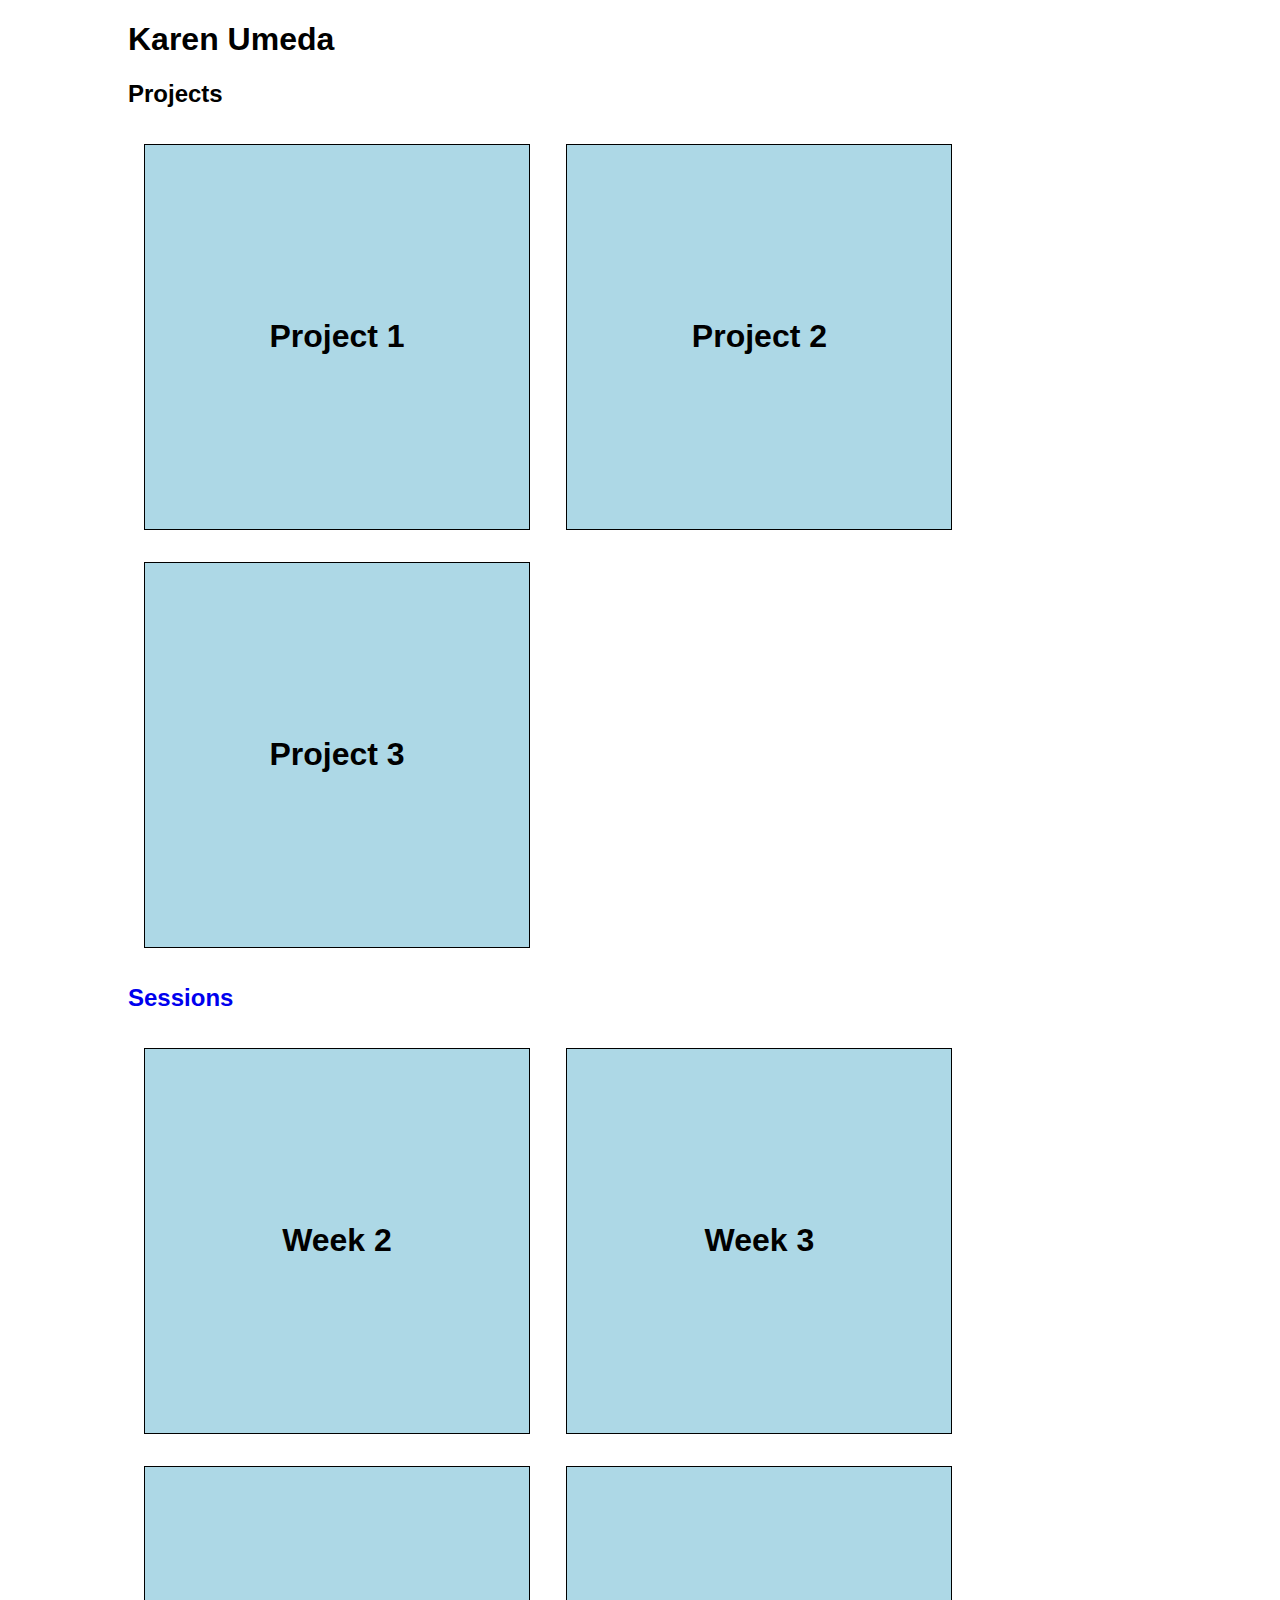
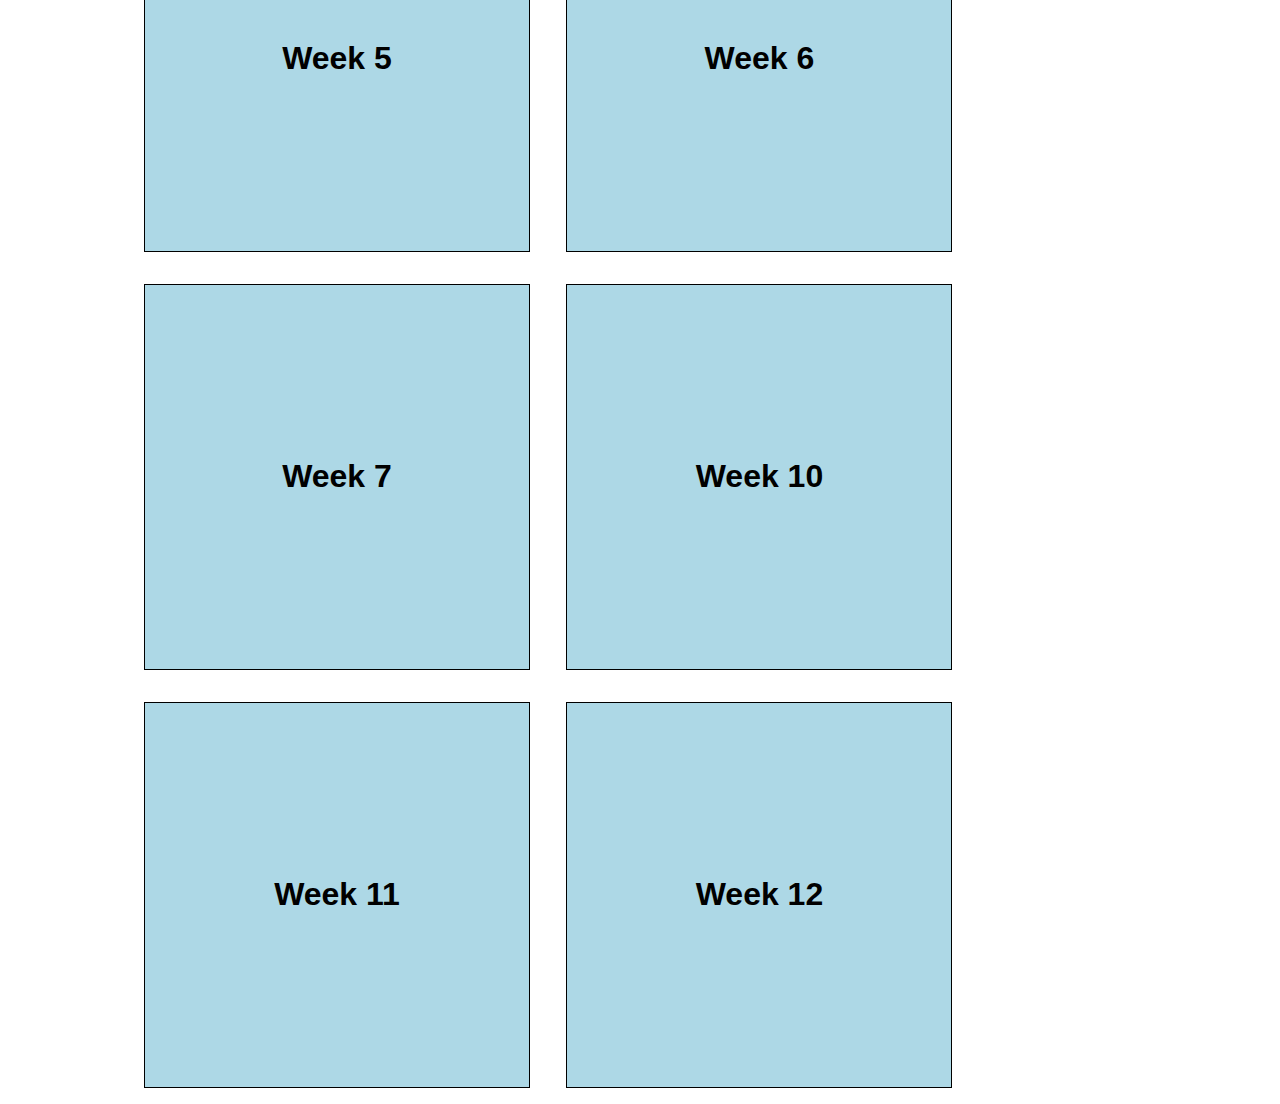
<file: index.html>
<!DOCTYPE html>
<html>
<head>
  <title>Lab Interaction</title>
  <link rel="stylesheet" type="text/css" href="style.css">
</head>

<body>
  <div class="centered">

    <h1>Karen Umeda</h1>

    <h2>Projects</h2>

    <div class='projects'>
      <a href="projects/project1.html">
        <div class='section'>
          <h1>Project 1</h1>
        </div>
      </a>

      <a href="projects/midterm.html">
        <div class='section'>
          <h1>Project 2</h1>
        </div>
      </a>

      <a href="pages/project3.html">
        <div class='section'>
          <h1>Project 3</h1>
        </div>

      <h2>Sessions</h2>
          <a href="sessions/week2/indexarticle.html">
          <div class='section'>
            <h1>Week 2</h1>
          </div>
        </a>

        <a href="pages/project2.html">
          <div class='section'>
            <h1>Week 3</h1>
          </div>
        </a>

          <a href="sessions/week 5/w5index.html">
          <div class='section'>
            <h1>Week 5</h1>
          </div>
              </a>

          <a href="sessions/week6/w6index.html">
          <div class='section'>
            <h1>Week 6</h1>
          </div>
              </a>

          <a href="sessions/week7/w7index.html">
          <div class='section'>
            <h1>Week 7</h1>
          </div>
              </a>

              <a href="sessions/week10/variable-fonts.html">
          <div class='section'>
            <h1>Week 10</h1>
          </div>
              </a>

               <a href="sessions/week12/12index.html">
          <div class='section'>
            <h1>Week 11</h1>
          </div>
              </a>

                 <a href="sessions/week12/12index.html">
          <div class='section'>
            <h1>Week 12</h1>
          </div>
              </a>




      </a>
    </div>
  </div>
</body>

</html>
</file>
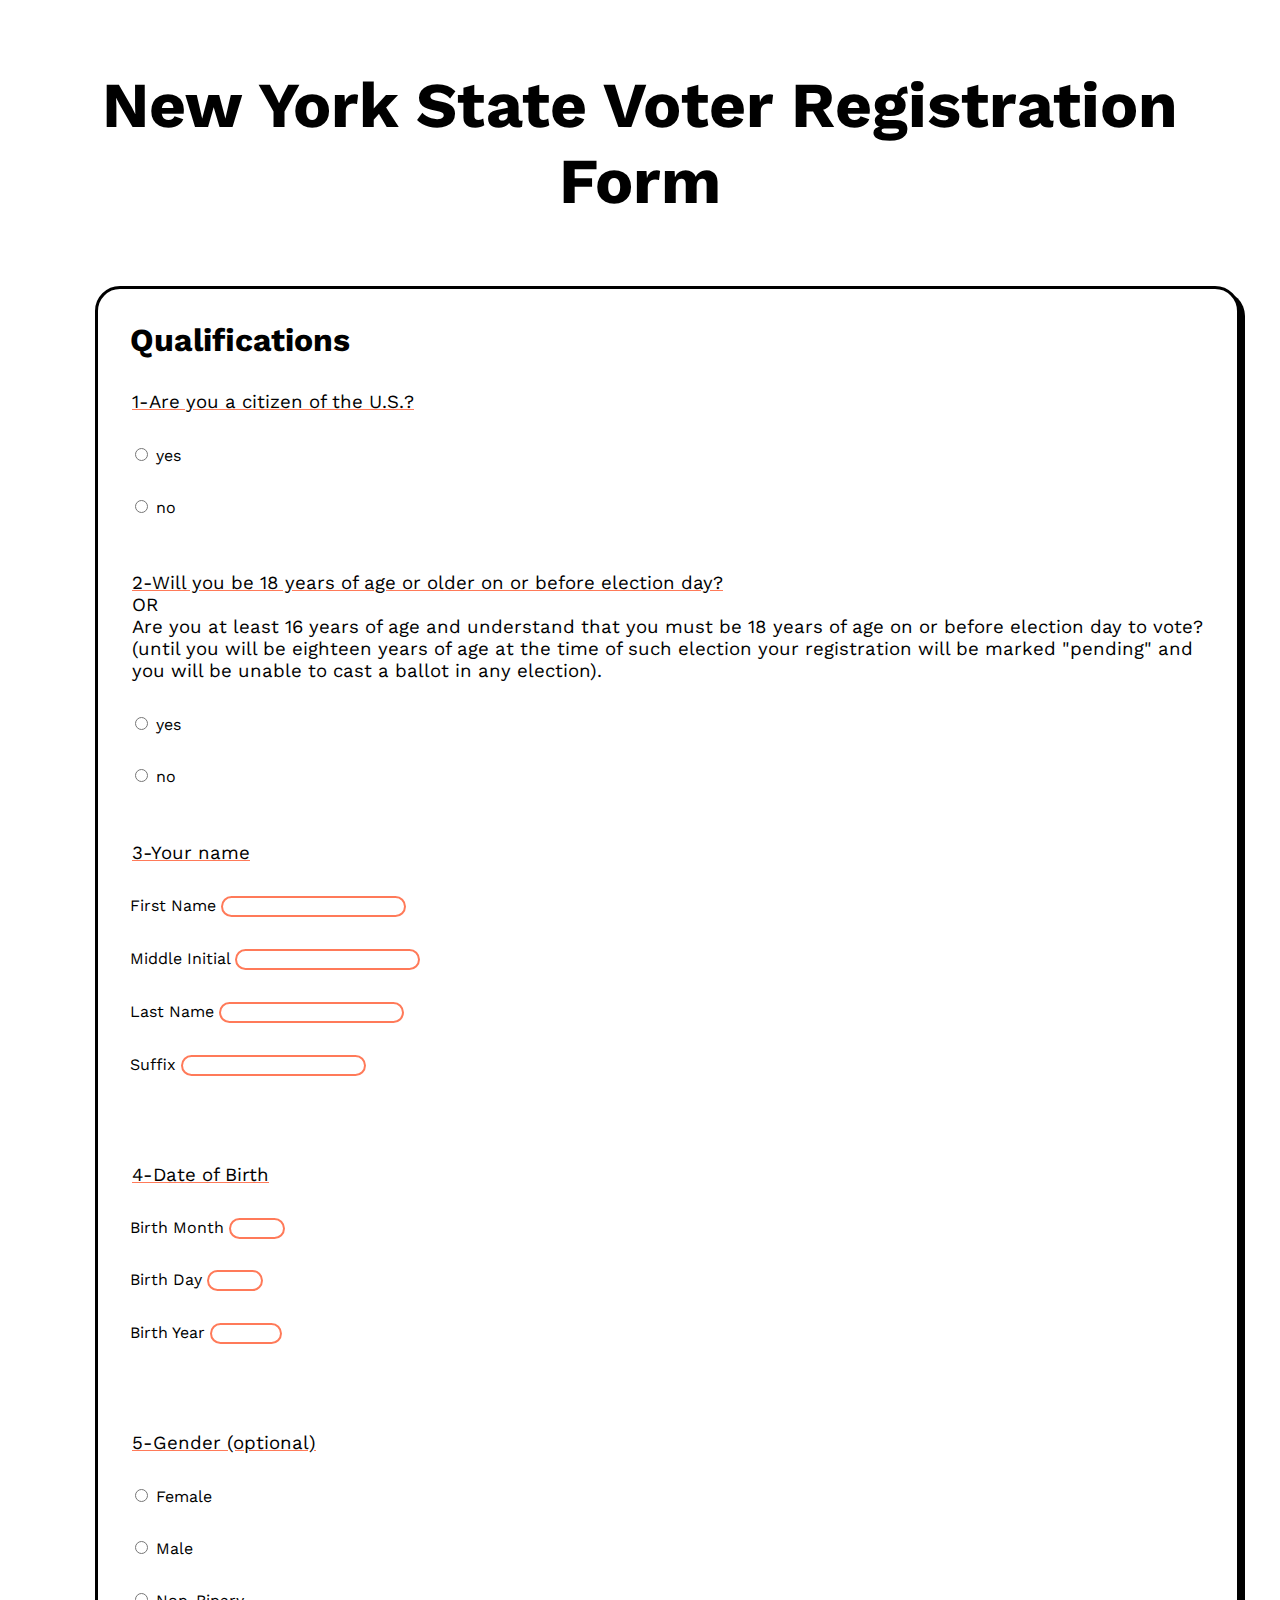
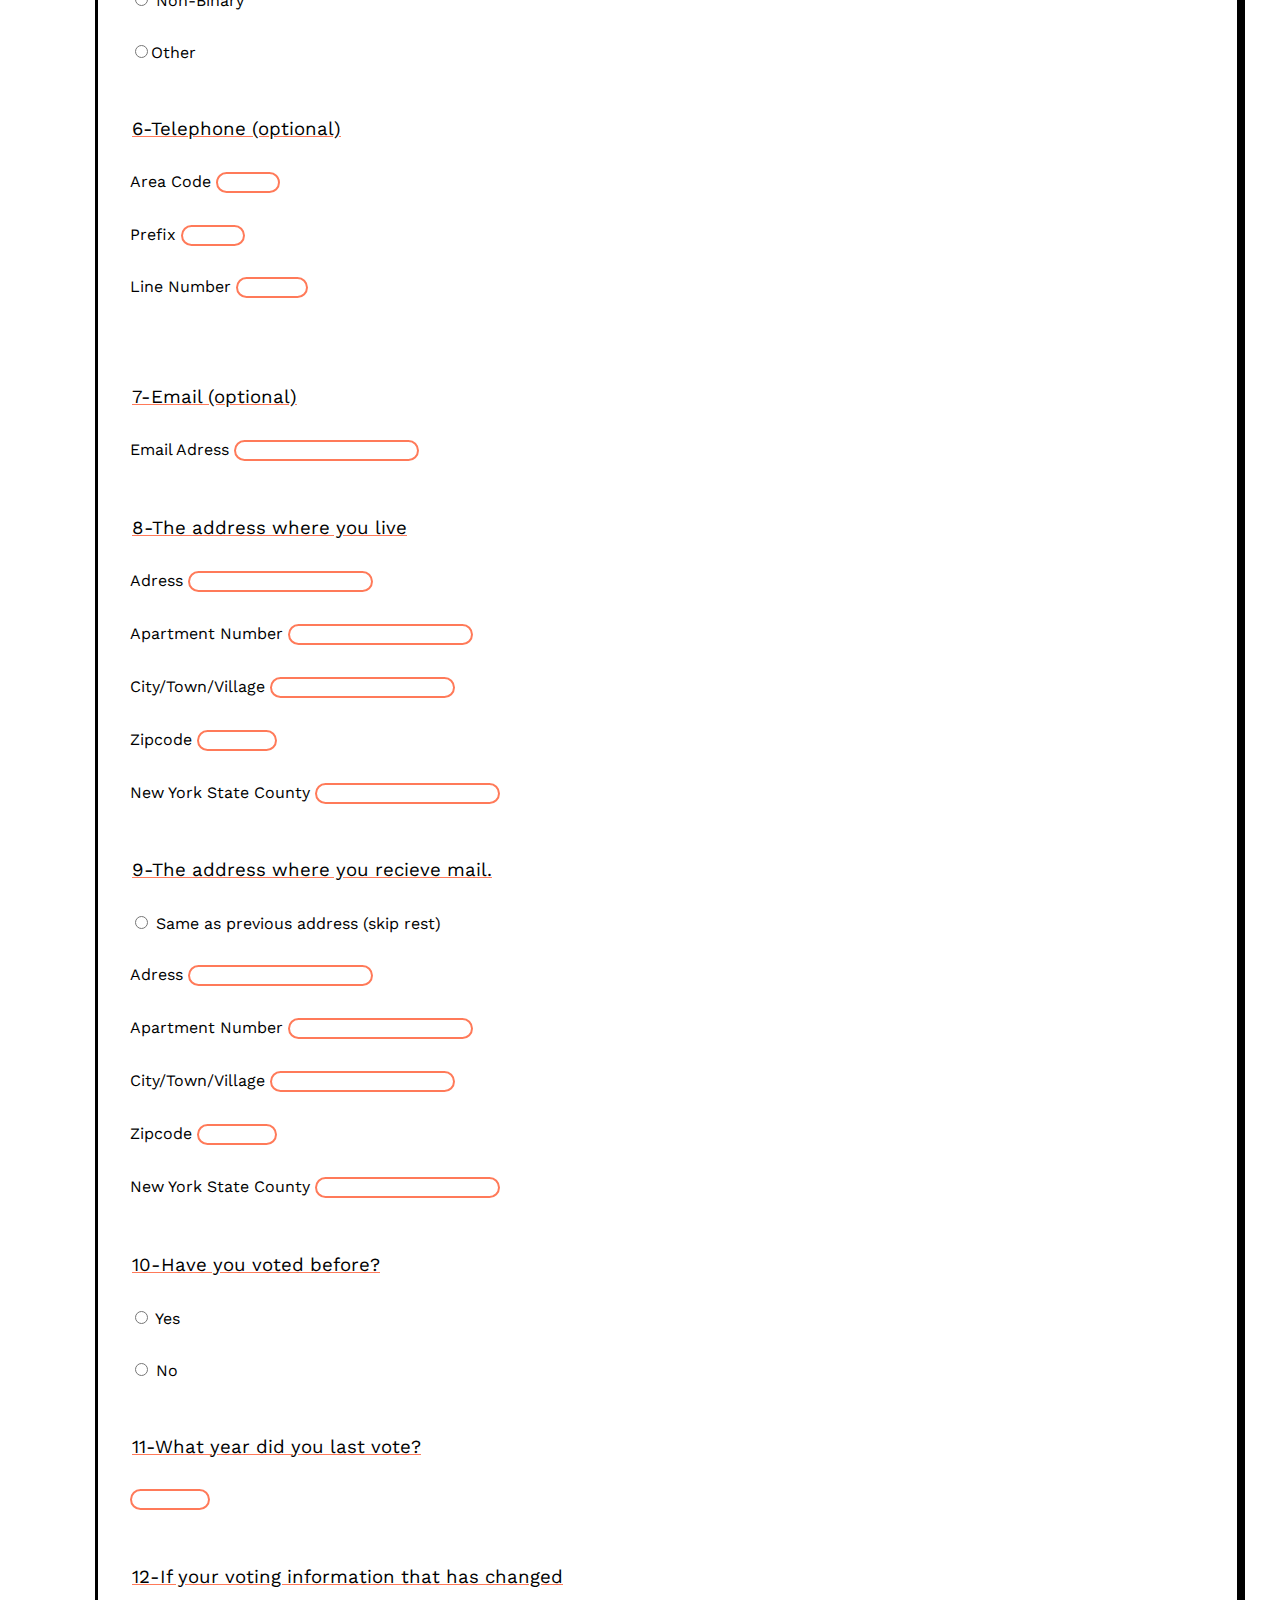
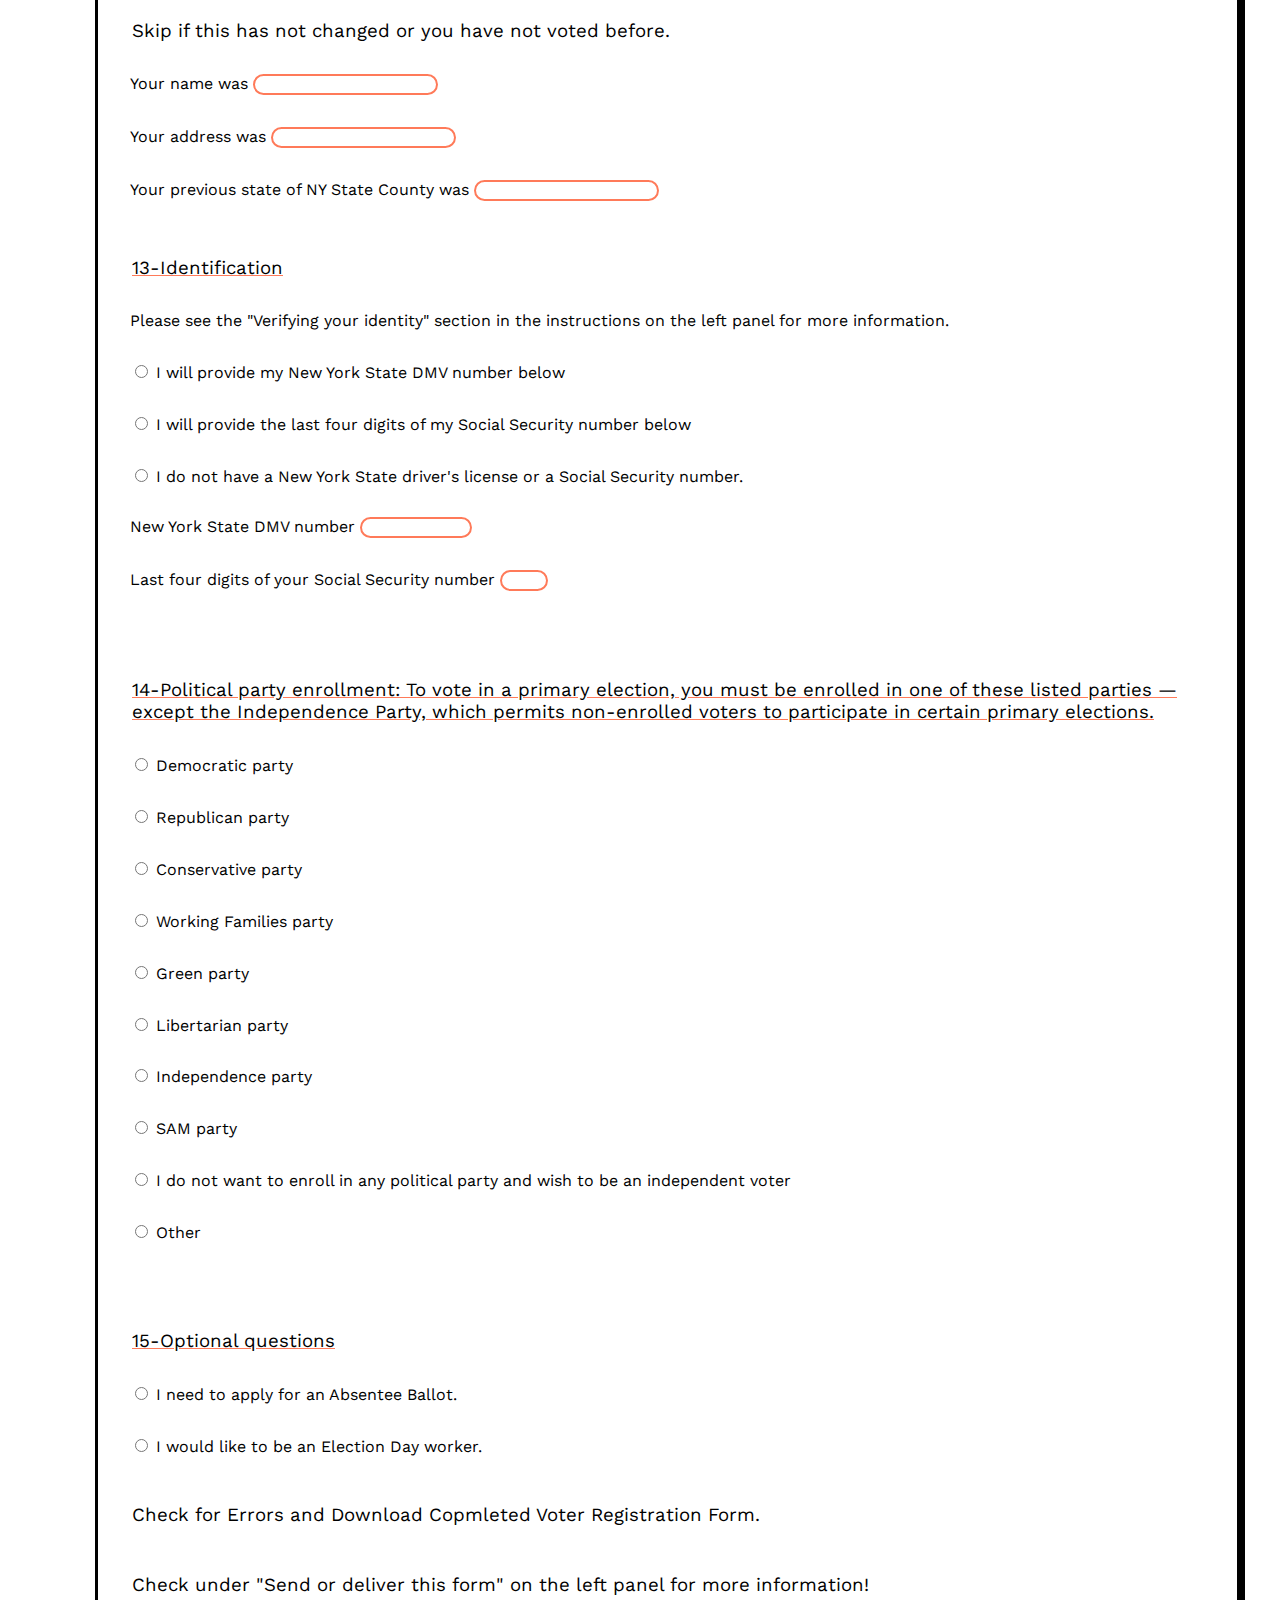
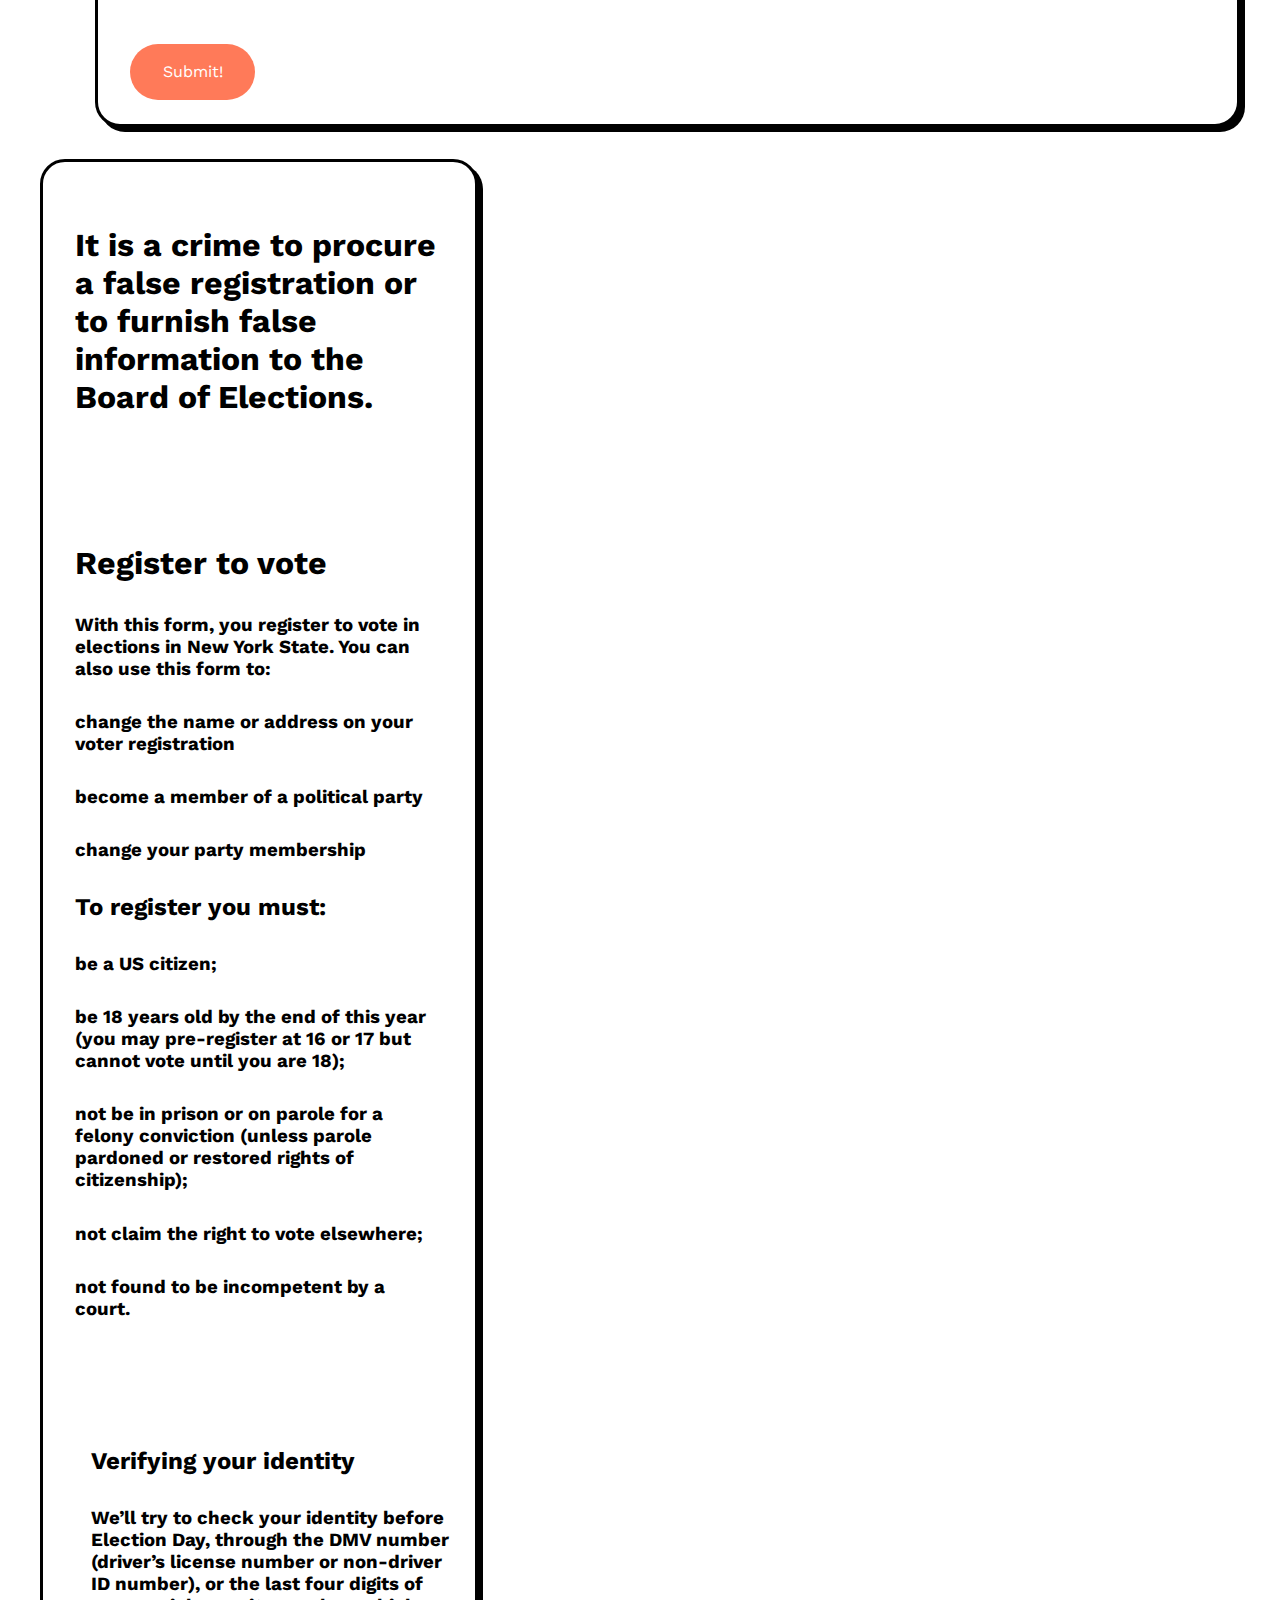
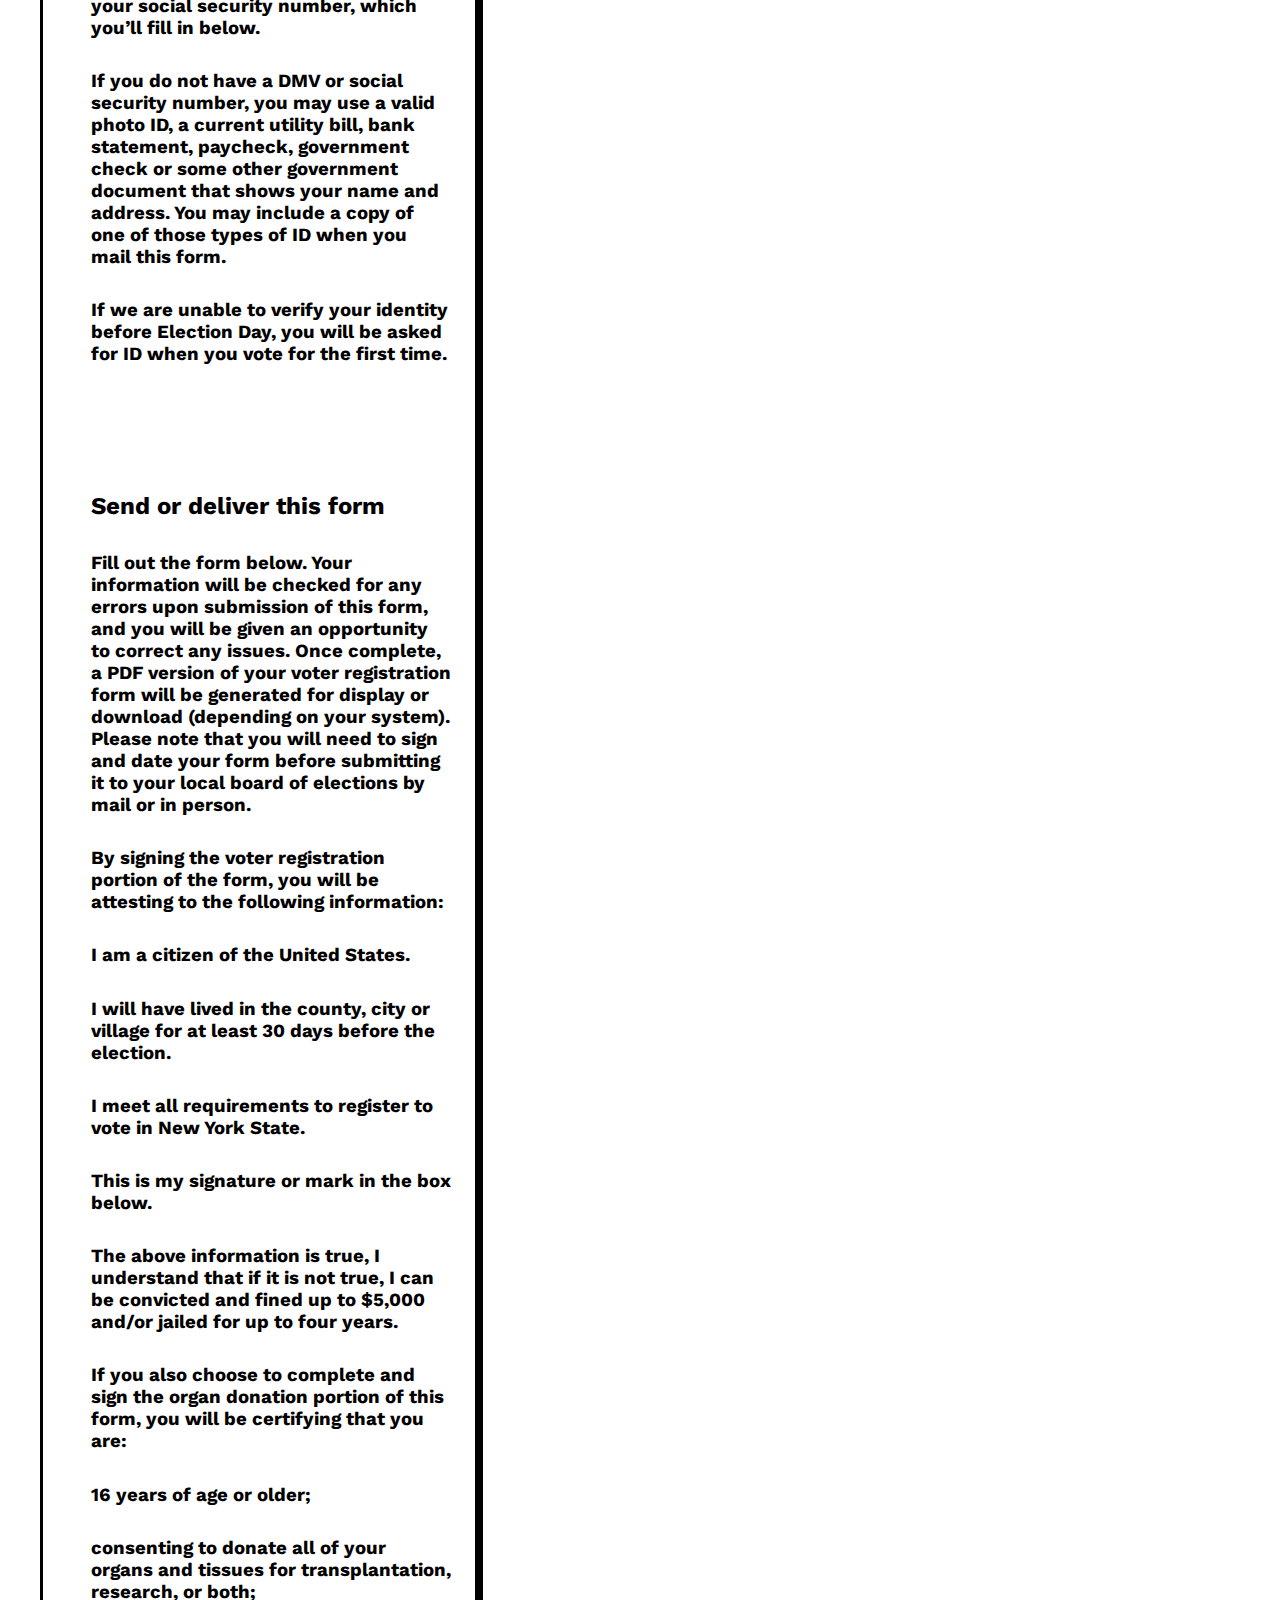
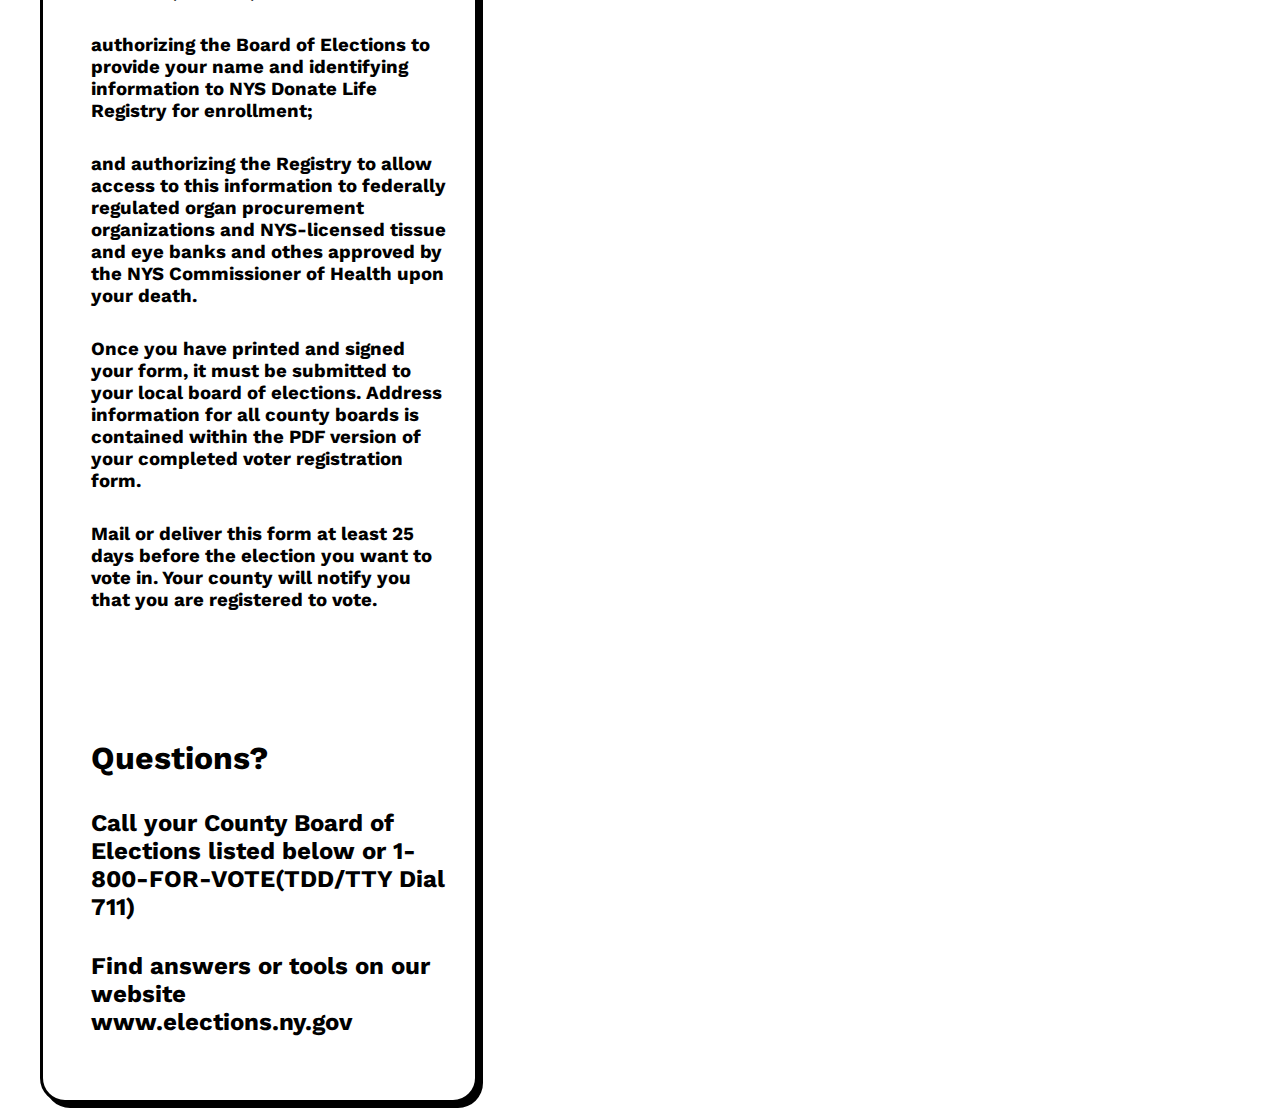
<file: projects/midterm.html>
<!DOCTYPE html>
<html>
<head>
	<title>NY Voter Registration</title>
	<link rel="stylesheet" type="text/css" href="midterm.css">
	<link href="https://fonts.googleapis.com/css?family=Work+Sans&display=swap" rel="stylesheet">
</head> 

<body>
	<main>
		
		<div id="title">
		<h1 style="text-align: center;">New York State Voter Registration Form</h1>
		</div>

		<div class="qsmain">

			<h3>Qualifications</h3>
		<div>
			<legend style="text-decoration: underline; text-decoration-color:#ff7a59">1-Are you a citizen of the U.S.?</legend>
			<h4 class="section-break2"></h4>
			<input type="radio" class="radio">
			<label class="inline" for="citizenyes">yes</label>
			<h4 class="section-break2"></h4>
			<input type="radio">
			<label class="inline" for="citizenno">no</label>
			</div>
				<h4 class="section-break2"></h4>
			
		<div>
			<legend style="text-decoration: underline; text-decoration-color:#ff7a59">2-Will you be 18 years of age or older on or before election day? </legend>
			<legend>OR</legend>
			<legend> Are you at least 16 years of age and understand that you must be 18 years of age on or before election day to vote? (until you will be eighteen years of age at the time of such election your registration will be marked "pending" and you will be unable to cast a ballot in any election).</legend>
			<h4 class="section-break2"></h4>
			<input type="radio">
			<label class="inline" for="ageayes">yes</label>
			<h4 class="section-break2"></h4>
			<input type="radio">
			<label class="inline" for="ageano">no</label>
			</div>
				<h4 class="section-break2"></h4>

		<div>
			<legend style="text-decoration: underline; text-decoration-color:#ff7a59">3-Your name</legend>
				<h4 class="section-break2"></h4>
			<label>First Name</label>
			<input type="text" name="">
			<h4 class="section-break2"></h4>
			<label>Middle Initial</label>
			<input type="text" name="">
			<h4 class="section-break2"></h4>
			<label>Last Name</label>
			<input type="text" name="">
				<h4 class="section-break2"></h4>
			<label>Suffix</label>
			<input type="text" name="">
			<h4 class="section-break2"></h4>
		</div>
				<h4 class="section-break2"></h4>

		<div>
			<legend style="text-decoration: underline; text-decoration-color:#ff7a59">4-Date of Birth</legend>
			<h4 class="section-break2"></h4>
			<label>Birth Month</label>
			<input type="number" min="1" max="12" name="">
			<h4 class="section-break2"></h4>
			<label>Birth Day</label>
			<input type="number" min="1" max="31" name="">
			<h4 class="section-break2"></h4>
			<label>Birth Year</label>
			<input type="number" min="1900" max="2010" name="">
			<h4 class="section-break2"></h4>
		</div>
					<h4 class="section-break2"></h4>
		<div>
			<legend style="text-decoration: underline; text-decoration-color:#ff7a59"> 5-Gender (optional)</legend>
			<h4 class="section-break2"></h4>
			<input type="radio">
			<label class="inline" for="ageayes">Female</label>
			<h4 class="section-break2"></h4>
			<input type="radio">
			<label class="inline" for="ageano">Male</label>
			<h4 class="section-break2"></h4>
			<input type="radio">
			<label class="inline" for="ageano">Non-Binary</label>
			<h4 class="section-break2"></h4>
			<input type="radio">Other</label>
			</div>
				<h4 class="section-break2"></h4>

		<div>
			<legend style="text-decoration: underline; text-decoration-color:#ff7a59">6-Telephone (optional)</legend>
			<h4 class="section-break2"></h4>
			<label>Area Code</label>
			<input type="number" min="000" max="999" name="">
			<h4 class="section-break2"></h4>
			<label>Prefix</label>
			<input type="number" min="000" max="999" name="">
			<h4 class="section-break2"></h4>
			<label>Line Number</label>
			<input type="number" min="0000" max="9999" name="">
			<h4 class="section-break2"></h4>
		</div>
				<h4 class="section-break2"></h4>

		<div>
			<legend style="text-decoration: underline; text-decoration-color:#ff7a59">7-Email (optional)</legend>
			<h4 class="section-break2"></h4>
			<label>Email Adress</label>
			<input type="text" name="">
		</div>
					<h4 class="section-break2"></h4>
		<div>
			<legend style="text-decoration: underline; text-decoration-color:#ff7a59">8-The address where you live</legend>
			<h4 class="section-break2"></h4>
			<label>Adress</label>
			<input type="text" name="">
			<h4 class="section-break2"></h4>
			<label>Apartment Number</label>
			<input type="text" name="">
			<h4 class="section-break2"></h4>
			<label>City/Town/Village</label>
			<input type="text" name="">
			<h4 class="section-break2"></h4>
			<label>Zipcode</label>
			<input type="number" min="00000" max="99999" name="">
			<h4 class="section-break2"></h4>
			<label>New York State County</label>
			<input type="text" name="">
		</div>
					<h4 class="section-break2"></h4>
			<div>
			<legend style="text-decoration: underline; text-decoration-color:#ff7a59">9-The address where you recieve mail.</legend>
			<h4 class="section-break2"></h4>
				<input type="radio" name="">
			<label>Same as previous address (skip rest)</label>
			<h4 class="section-break2"></h4>
			<label>Adress</label>
			<input type="text" name="">
			<h4 class="section-break2"></h4>
			<label>Apartment Number</label>
			<input type="text" name="">
			<h4 class="section-break2"></h4>
			<label>City/Town/Village</label>
			<input type="text" name="">
			<h4 class="section-break2"></h4>
			<label>Zipcode</label>
			<input type="number" min="00000" max="99999" name="">
			<h4 class="section-break2"></h4>
			<label>New York State County</label>
			<input type="text" name="">
		</div>
					<h4 class="section-break2"></h4>
		<div>
				<legend style="text-decoration: underline; text-decoration-color:#ff7a59">10-Have you voted before?</legend>
				<h4 class="section-break2"></h4>
				<input type="radio" name="">
				<label class="inline">Yes</label>
							<h4 class="section-break2"></h4>
				<input type="radio" name="">
				<label class="inline">No</label>
			</div>
				<h4 class="section-break2"></h4>

		<div>
			<legend style="text-decoration: underline; text-decoration-color:#ff7a59">11-What year did you last vote?</legend>
			<h4 class="section-break2"></h4>
				<input type="number" min="00000" max="99999" name="">
		</div>
			<h4 class="section-break2"></h4>

		<div>
			<legend style="text-decoration: underline; text-decoration-color:#ff7a59">12-If your voting information that has changed</legend>
			<h4 class="section-break2"></h4>
			<legend>Skip if this has not changed or you have not voted before. </legend>
			<h4 class="section-break2"></h4>
			<label>Your name was</label>
			<input type="text" name="">
			<h4 class="section-break2"></h4>
			<label>Your address was</label>
			<input type="text" name="">
			<h4 class="section-break2"></h4>
			<label>Your previous state of NY State County was</label>
			<input type="text" name="">
		</div>
			<h4 class="section-break2"></h4>

		<div>
			<legend style="text-decoration: underline; text-decoration-color:#ff7a59">13-Identification</legend>
			<h4 class="section-break2"></h4>
			<label>Please see the "Verifying your identity" section in the instructions on the left panel for more information.</label>
			<h4 class="section-break2"></h4>
			<input type="radio" name="">
			<label>I will provide my New York State DMV number below </label>
			<h4 class="section-break2"></h4>
			<input type="radio" name="">
			<label>I will provide the last four digits of my Social Security number below</label>
			<h4 class="section-break2"></h4>
			<input type="radio" name="">
			<label>I do not have a New York State driver's license or a Social Security number. </label>
			<h4 class="section-break2"></h4>
			<label>New York State DMV number </label>
			<input type="number" min="000000000" max="999999999">
			<h4 class="section-break2"></h4>
			<label>Last four digits of your Social Security number </label>
			<input type="number" min="0000" max="0000">
			<h4 class="section-break2"></h4>
		</div>
					<h4 class="section-break2"></h4>
			<div>
				<legend style="text-decoration: underline; text-decoration-color:#ff7a59">14-Political party enrollment: To vote in a primary election, you must be enrolled in one of these listed parties — except the Independence Party, which permits non-enrolled voters to participate in certain primary elections. </legend>
				<h4 class="section-break2"></h4>
				<input type="radio" name="">
					<label class="inline">Democratic party </label>
					<h4 class="section-break2"></h4>
				<input type="radio" name="">
					<label class="inline">Republican party </label>
					<h4 class="section-break2"></h4>
				<input type="radio" name="">
					<label class="inline">Conservative party </label>
					<h4 class="section-break2"></h4>
				<input type="radio" name="">
					<label class="inline">Working Families party </label>
					<h4 class="section-break2"></h4>
				<input type="radio" name="">
					<label class="inline">Green party </label>
					<h4 class="section-break2"></h4>
				<input type="radio" name="">
					<label class="inline">Libertarian party</label>
					<h4 class="section-break2"></h4>
				<input type="radio" name="">
					<label class="inline"> Independence party </label>
					<h4 class="section-break2"></h4>
				<input type="radio" name="">
					<label class="inline">SAM party </label>
					<h4 class="section-break2"></h4>
				<input type="radio" name="">
					<label class="inline"> I do not want to enroll in any political party and wish to be an independent voter</label>
					<h4 class="section-break2"></h4>
				<input type="radio" name="">
					<label class="inline">Other</label>
					<h4 class="section-break2"></h4>
			</div>
					<h4 class="section-break2"></h4>
			<div>
				<legend style="text-decoration: underline; text-decoration-color:#ff7a59">15-Optional questions</legend>
				<h4 class="section-break2"></h4>
				<input type="radio" name="">
					<label class="inline">I need to apply for an Absentee Ballot. </label>
					<h4 class="section-break2"></h4>
					<input type="radio" name="">
					<label class="inline"> I would like to be an Election Day worker.</label>
					<h4 class="section-break"></h4>
				</div>
			<div>
				<legend>Check for Errors and Download Copmleted Voter Registration Form.</legend>
		
				
				<h4 class="section-break"></h4>
				<legend>Check under "Send or deliver this form" on the left panel for more information! </legend>
						<h4 class="section-break"></h4>
				<div class="buttonp">
							<p>Submit!</p>
						</div>
			</div>

		</div>
			</div>

		<div id="sidebar">

		<div id="ds-container">
			<div id="disclaimer">
			<h3>It is a crime to procure a false registration or to furnish false information to the Board of Elections.</h3>
			</div>
			<div id="register">
			<h3>Register to vote</h3>
			<h5>With this form, you register to vote in elections in New York State. You can also use this form to:</h5>
			<h5>change the name or address on your voter registration</h5>
			<h5>become a member of a political party</h5>
			<h5>change your party membership</h5>

			<h4>To register you must:</h4>
			<h5>be a US citizen;</h5>
			<h5>be 18 years old by the end of this year (you may pre-register at 16 or 17 but cannot vote until you are 18);</h5>
			<h5>not be in prison or on parole for a felony conviction (unless parole pardoned or restored rights of citizenship);</h5>
			<h5>not claim the right to vote elsewhere;</h5>
			<h5>not found to be incompetent by a court.</h5>
			</div>

			<div id="verify">
			<h4>Verifying your identity</h4>
			<h5>We’ll try to check your identity before Election Day, through the DMV number (driver’s license number or non-driver ID number), or the last four digits of your social security number, which you’ll fill in below.</h5>
			<h5>If you do not have a DMV or social security number, you may use a valid photo ID, a current utility bill, bank statement, paycheck, government check or some other government document that shows your name and address. You may include a copy of one of those types of ID when you mail this form.</h5>
			<h5>If we are unable to verify your identity before Election Day, you will be asked for ID when you vote for the first time.</h5>
			</div>

			<div id="send">
			<h4>Send or deliver this form</h4>
			<h5>Fill out the form below. Your information will be checked for any errors upon submission of this form, and you will be given an opportunity to correct any issues. Once complete, a PDF version of your voter registration form will be generated for display or download (depending on your system). Please note that you will need to sign and date your form before submitting it to your local board of elections by mail or in person.</h5>

			<h5>By signing the voter registration portion of the form, you will be attesting to the following information:</h5>
			<h5>I am a citizen of the United States.</h5>
			<h5>I will have lived in the county, city or village for at least 30 days before the election.</h5>
			<h5>I meet all requirements to register to vote in New York State.</h5>
			<h5>This is my signature or mark in the box below.</h5>
			<h5>The above information is true, I understand that if it is not true, I can be convicted and fined up to $5,000 and/or jailed for up to four years.</h5>

			<h5>If you also choose to complete and sign the organ donation portion of this form, you will be certifying that you are:</h5>
			<h5>16 years of age or older;</h5>
			<h5>consenting to donate all of your organs and tissues for transplantation, research, or both;</h5>
			<h5>authorizing the Board of Elections to provide your name and identifying information to NYS Donate Life Registry for enrollment;</h5>
			<h5>and authorizing the Registry to allow access to this information to federally regulated organ procurement organizations and NYS-licensed tissue and eye banks and othes approved by the NYS Commissioner of Health upon your death.</h5>

			<h5>Once you have printed and signed your form, it must be submitted to your local board of elections. Address information for all county boards is contained within the PDF version of your completed voter registration form.</h5>

			<h5> Mail or deliver this form at least 25 days before the election you want to vote in. Your county will notify you that you are registered to vote.</h5>
			</div>

			<div id="qs">
			<h3>Questions?</h3>
			<h4>Call your County Board of Elections listed below or 1-800-FOR-VOTE(TDD/TTY Dial 711)</h4>
			<h4>Find answers or tools on our website www.elections.ny.gov</h4>
			</div>
		</div>
	</main>
</body>

</html>
</file>
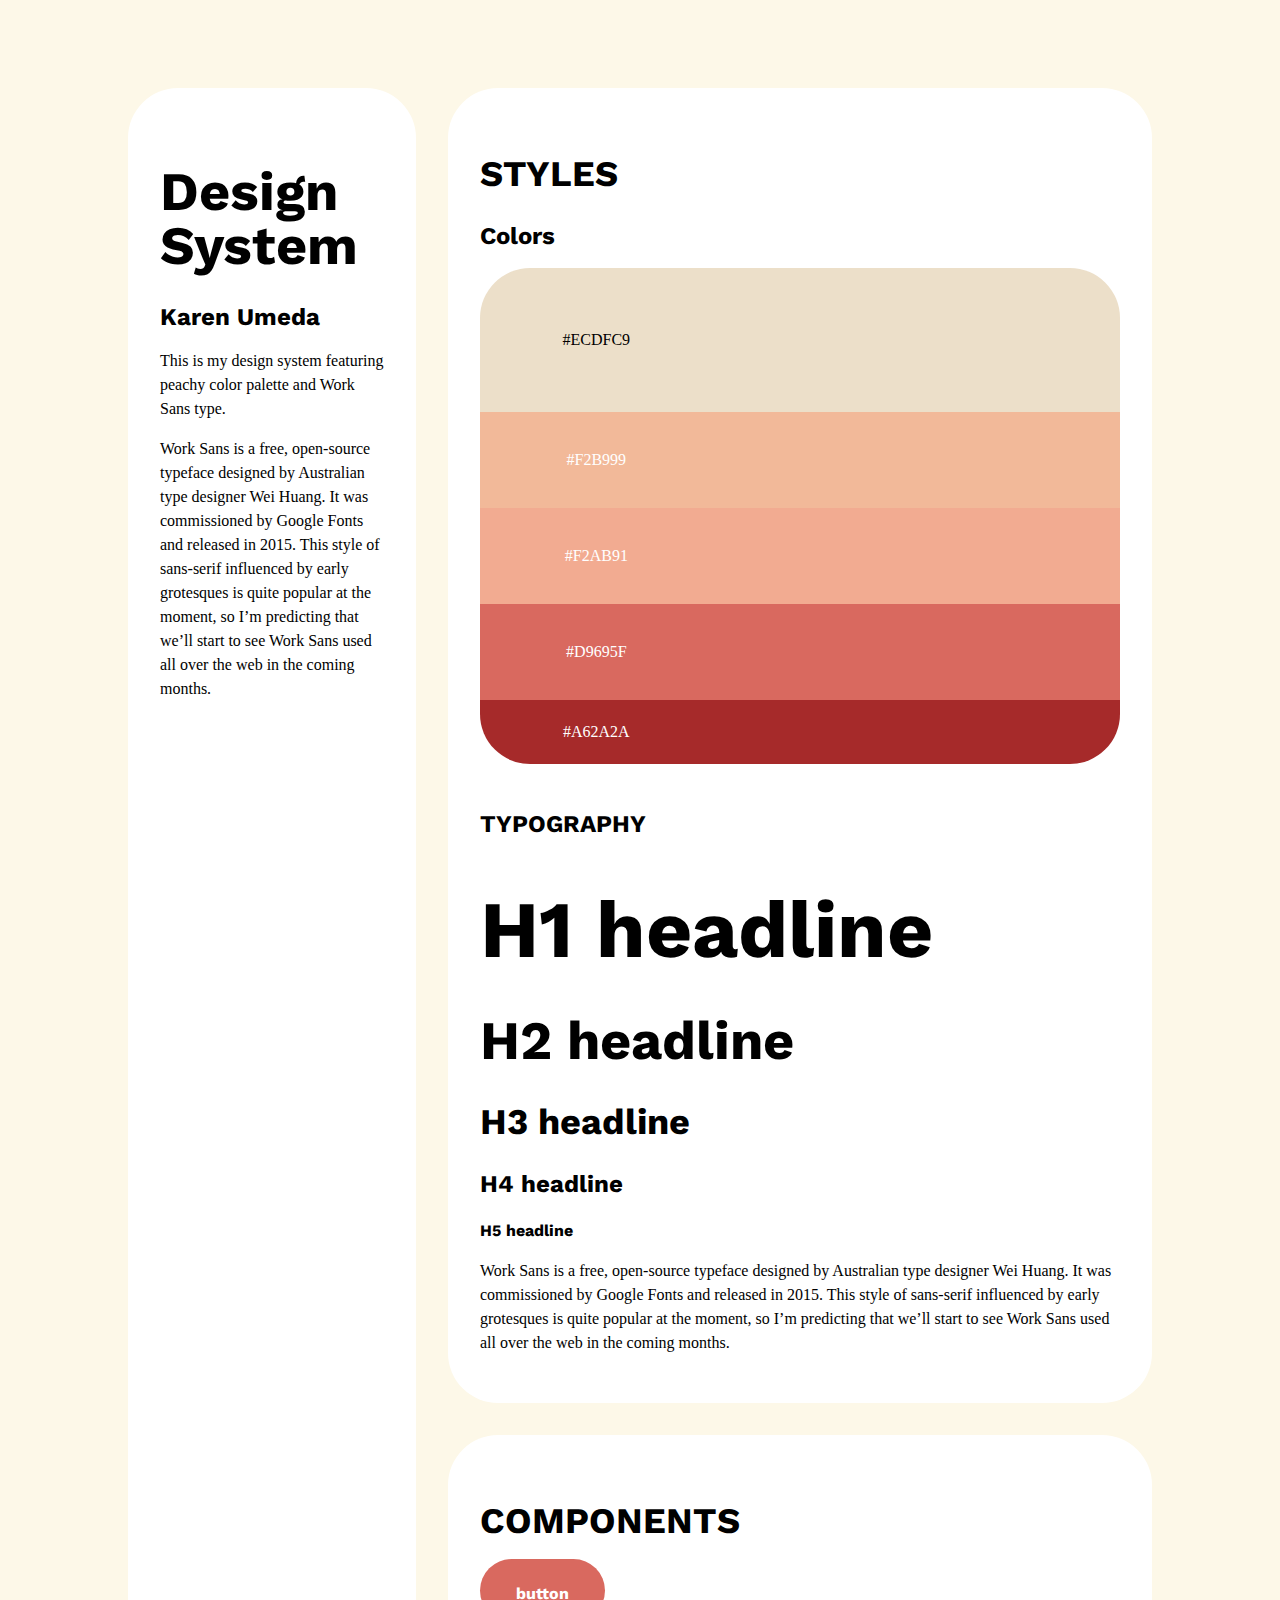
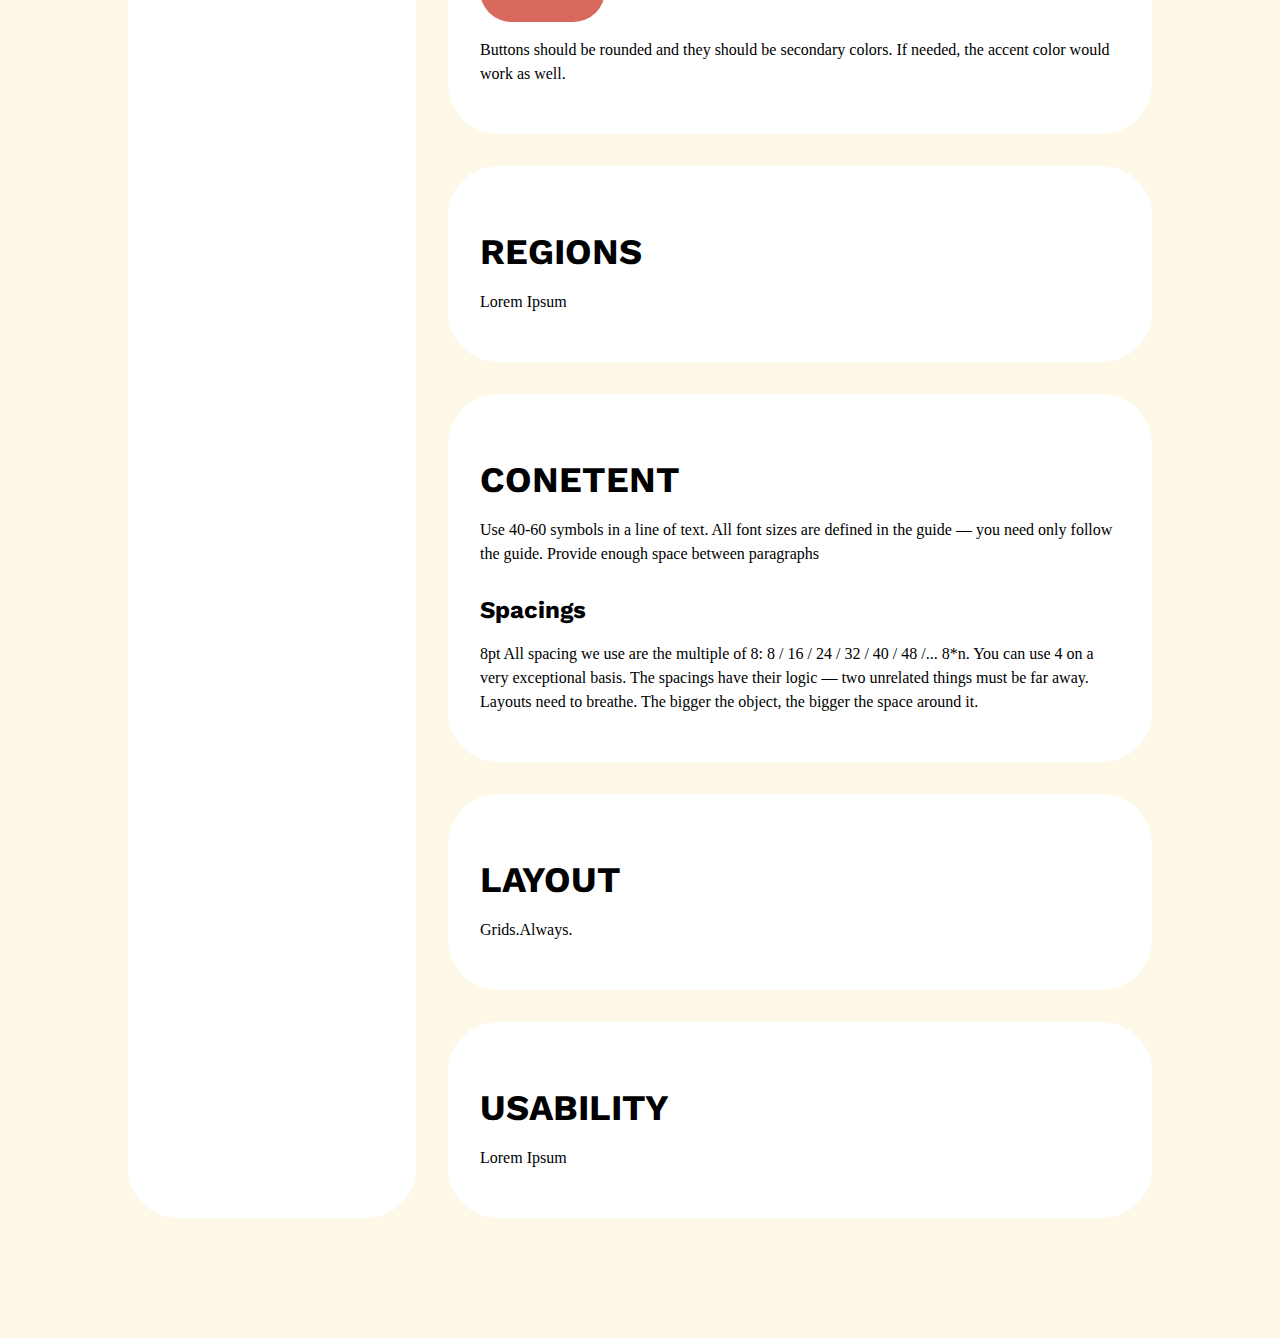
<file: sessions/week 5/w5index.html>
<!DOCTYPE html>
<html>
<head>
	<title>Karen's Design System</title>
	<link rel="stylesheet" type="text/css" href="w5style.css">
	<link href="https://fonts.googleapis.com/css?family=Work+Sans&display=swap" rel="stylesheet">
</head>
<body>
	<main>
		<div id="ds-container">
			<section>
			<div class="left sidebar">
					<h2>Design System</h2>
					<h4>Karen Umeda</h4>
					<p>This is my design system featuring peachy color palette and Work Sans type.</p>
					<p>Work Sans is a free, open-source typeface designed by Australian type designer Wei Huang. It was commissioned by Google Fonts and released in 2015. This style of sans-serif influenced by early grotesques is quite popular at the moment, so I’m predicting that we’ll start to see Work Sans used all over the web in the coming months.</p>
				</div>
				</section>
		<div id="main-content">
		<section>
			<h3 class="section-label">Styles</h3>
					<h4 class="section break">Colors</h4>
			<div class="primary-hue color-gray"> 
					<div> #ECDFC9</div>
				</div>
			<div class="secondary-hue color-medium-brown">
					<div>#F2B999</div>
				</div>
			<div class="secondary-hue color-deep-brown">
					<div>#F2AB91</div>
				</div>
			<div class="secondary-hue color-medium-yellow">
					<div>#D9695F</div>
				</div>
			<div class="accent-hue color-bright-yellow">
					<div>#A62A2A</div>
				</div>
			<h4 class="section-break">Typography</h4>
			<h1>H1 headline</h1>
			<h2>H2 headline</h2>
			<h3>H3 headline</h3>
			<h4>H4 headline</h4>
			<h5>H5 headline</h5>
			<p>Work Sans is a free, open-source typeface designed by Australian type designer Wei Huang. It was commissioned by Google Fonts and released in 2015. This style of sans-serif influenced by early grotesques is quite popular at the moment, so I’m predicting that we’ll start to see Work Sans used all over the web in the coming months.</p>
			
		</section>

		<section>
				<h3 class="section-label">Components</h3>
				<div class="button">
					<h5>button</h5>
				</div>
				<p>Buttons should be rounded and they should be secondary colors. If needed, the accent color would work as well. 
			</section>
		<section>
				<h3 class="section-label">Regions</h3>
				<p>Lorem Ipsum</p>
			</section>
		<section>
				<h3 class="section-label">Conetent</h3>
				<p>Use 40-60 symbols in a line of text. All font sizes are defined in the guide — you need only follow the guide. Provide enough space between paragraphs</p>
				<h4>Spacings</h4>
				<p>8pt
				All spacing we use are the multiple of 8: 8 / 16 / 24 / 32 / 40 / 48 /... 8*n.

				You can use 4 on a very exceptional basis. The spacings have their logic — two unrelated things must be far away. Layouts need to breathe. The bigger the object, the bigger the space around it.</p>
			</section>
		<section>
				<h3 class="section-label">Layout</h3>
				<p>Grids.Always.</p>
			</section>
		<section>
				<h3 class="section-label">Usability</h3>
				<p>Lorem Ipsum</p>
			</section>		
		</div>

	</div>
</main>
</body>
</html>
</file>
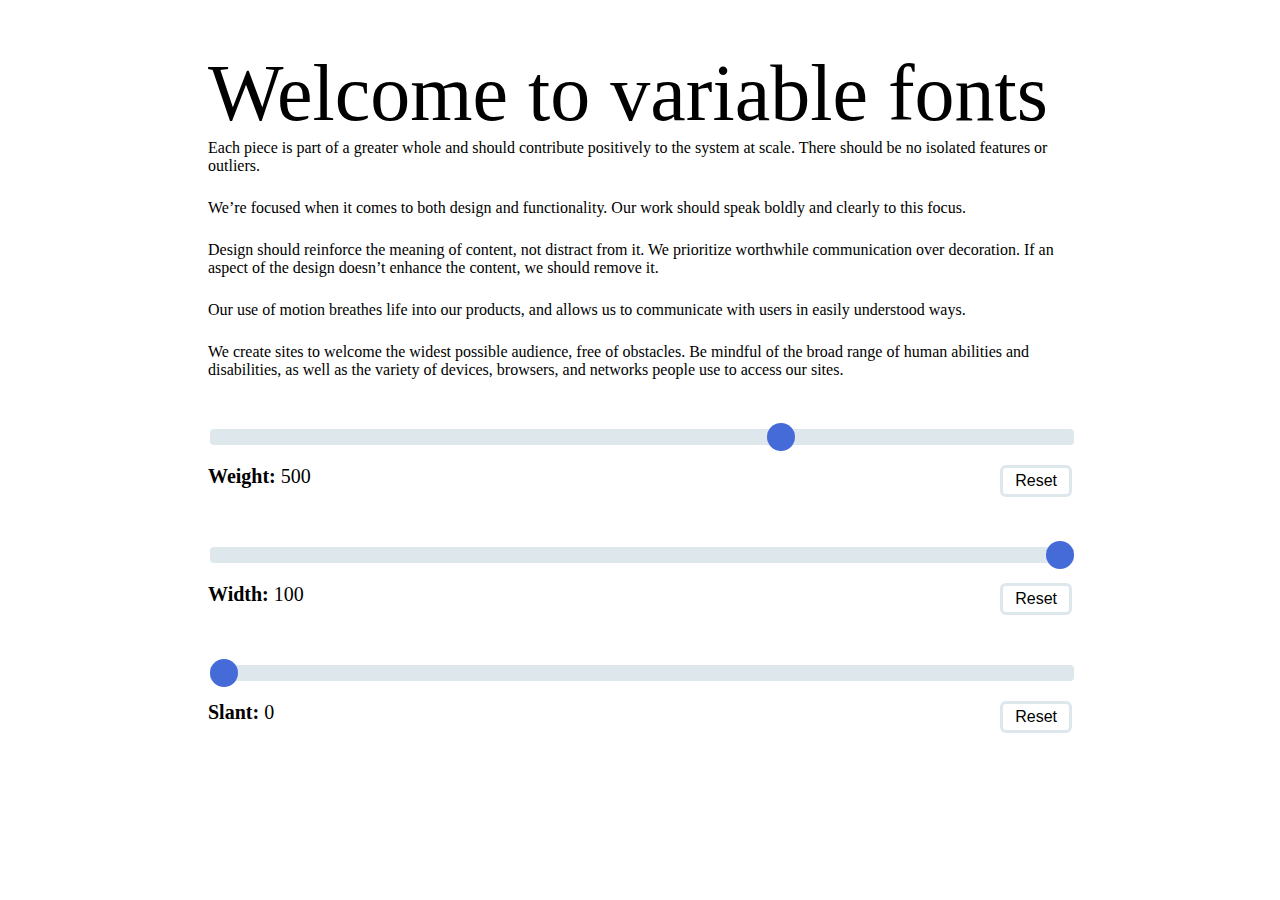
<file: sessions/week10/variable-fonts.html>
<!DOCTYPE html>
<html>
  <head>
    <meta charset="utf-8">
    <title>Mike Bowser | Variable fonts</title>
    <link href="https://fonts.googleapis.com/css2?family=Abril+Fatface&display=swap" rel="stylesheet">
   <link href="../../css/variable-fonts.css" rel="stylesheet" type="text/css">

  </head>
  <body>

<main class="container">
  <div>
    <h1 class="demo-text">Welcome to variable fonts</h1>
    <p class="demo-text-p">Each piece is part of a greater whole and should contribute positively to the system at scale. There should be no isolated features or outliers.</p>

<p class="demo-text-p">We’re focused when it comes to both design and functionality. Our work should speak boldly and clearly to this focus.</p>

<p class="demo-text-p">Design should reinforce the meaning of content, not distract from it. We prioritize worthwhile communication over decoration. If an aspect of the design doesn’t enhance the content, we should remove it.</p>

<p class="demo-text-p">Our use of motion breathes life into our products, and allows us to communicate with users in easily understood ways.</p>

<p class="demo-text-p">We create sites to welcome the widest possible audience, free of obstacles. Be mindful of the broad range of human abilities and disabilities, as well as the variety of devices, browsers, and networks people use to access our sites.</p>
  </div>
  <div class="controls">
    <!-- Weight Controls -->
    <div class="slider-container">
      <input type="range" min="100" max="700" value="500" class="slider" id="text-weight" name="text-weight" data-index="0">
      <div class="slider-controls">
        <label for="text-weight" class="slider-label">
          Weight: <span class="output" data-index="0"></span>   
        </label>
        <button class="button" data-index="0">
          Reset
        </button>
      </div>
    </div>
    <!-- Width Controls -->
    <div class="slider-container">
      <input type="range" min="75" max="100" value="100" class="slider" id="text-width" name="text-width" data-index="1">
      <div class="slider-controls">
        <label for="text-width" class="slider-label">
          Width: <span class="output" data-index="1"></span>  
        </label>
        <button class="button" data-index="1">
          Reset
        </button>
      </div>
    </div>
    <!-- Slant Controls -->
    <div class="slider-container">
      <input type="range" min="0" max="12" value="0" class="slider" id="text-slant" name="text-slant" data-index="2">
      <div class="slider-controls">
        <label for="text-slant" class="slider-label">
          Slant: <span class="output" data-index="2"></span>  
        </label>
        <button class="button" data-index="2">
          Reset
        </button>
      </div>
    </div>
  </div>
</main>




  </body>
  <script type="text/javascript" src="../../js/javascript.js"></script>

</html>
</file>
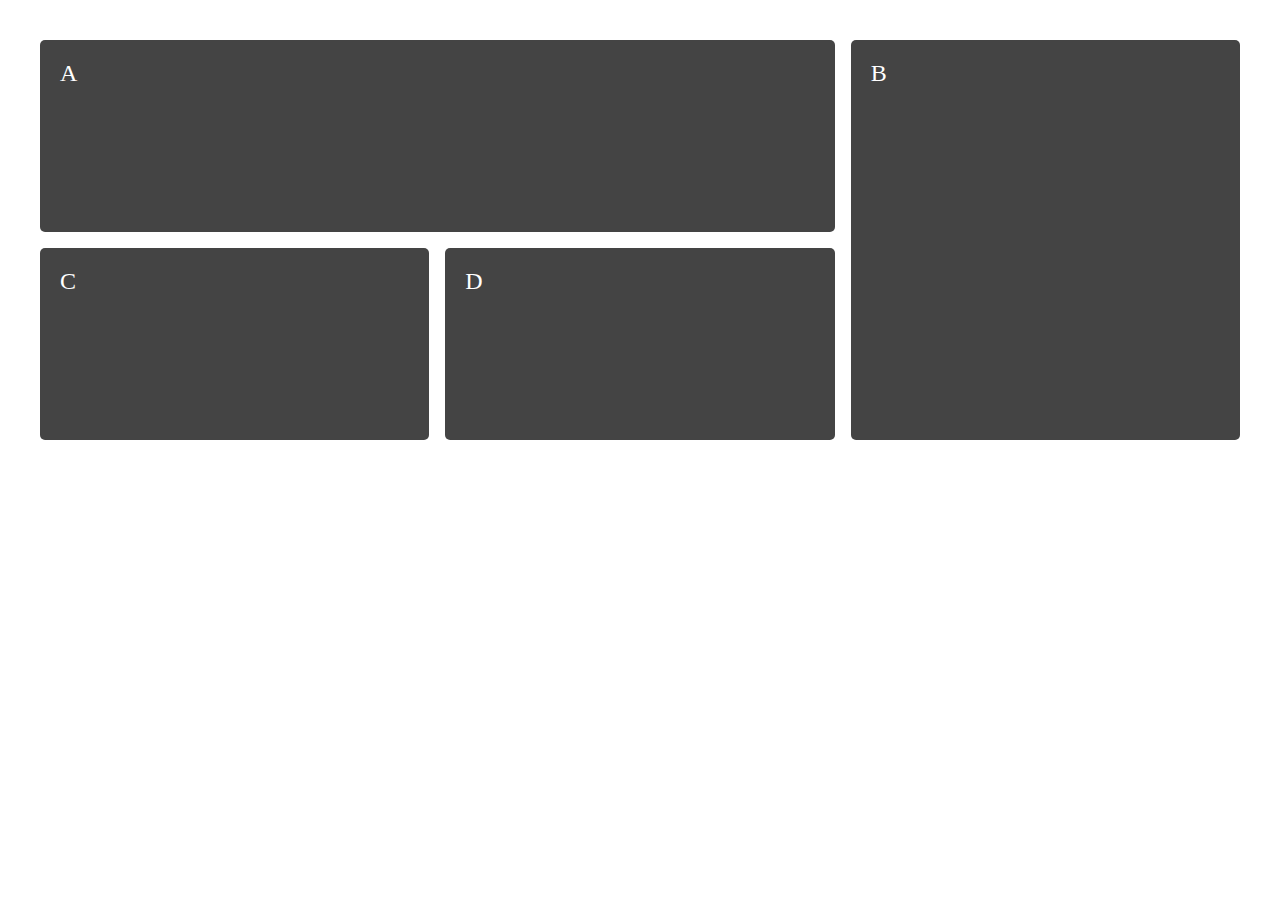
<file: sessions/week2/css-grid-sample.html>
<!DOCTYPE html>
<html>
<head>
<style>


body {
  margin: 40px;
}

.wrapper {
    display: grid;
    grid-gap: 1rem;
    grid-template-columns: 1fr 1fr 1fr;
    grid-auto-rows: 12em;
    background-color: #fff;
    color: #444;
    }

    .box {
        background-color: #444;
        color: #fff;
        border-radius: 5px;
        padding: 20px;
        font-size: 150%;

    }

    .a {
        grid-column: 1 / 3;
        grid-row: 1;
    }
    .b {
        grid-column: 3 ;
        grid-row: 1 / 3;
    }
    .c {
        grid-column: 1 ;
        grid-row: 2 ;
    }
    .d {
        grid-column: 2;
        grid-row: 2;
    }


</style>
</head>
<body>




<div class="wrapper">
  <div class="box a">A</div>
  <div class="box b">B</div>
  <div class="box c">C</div>
  <div class="box d">D</div>
</div>



</body>
</html>
</file>
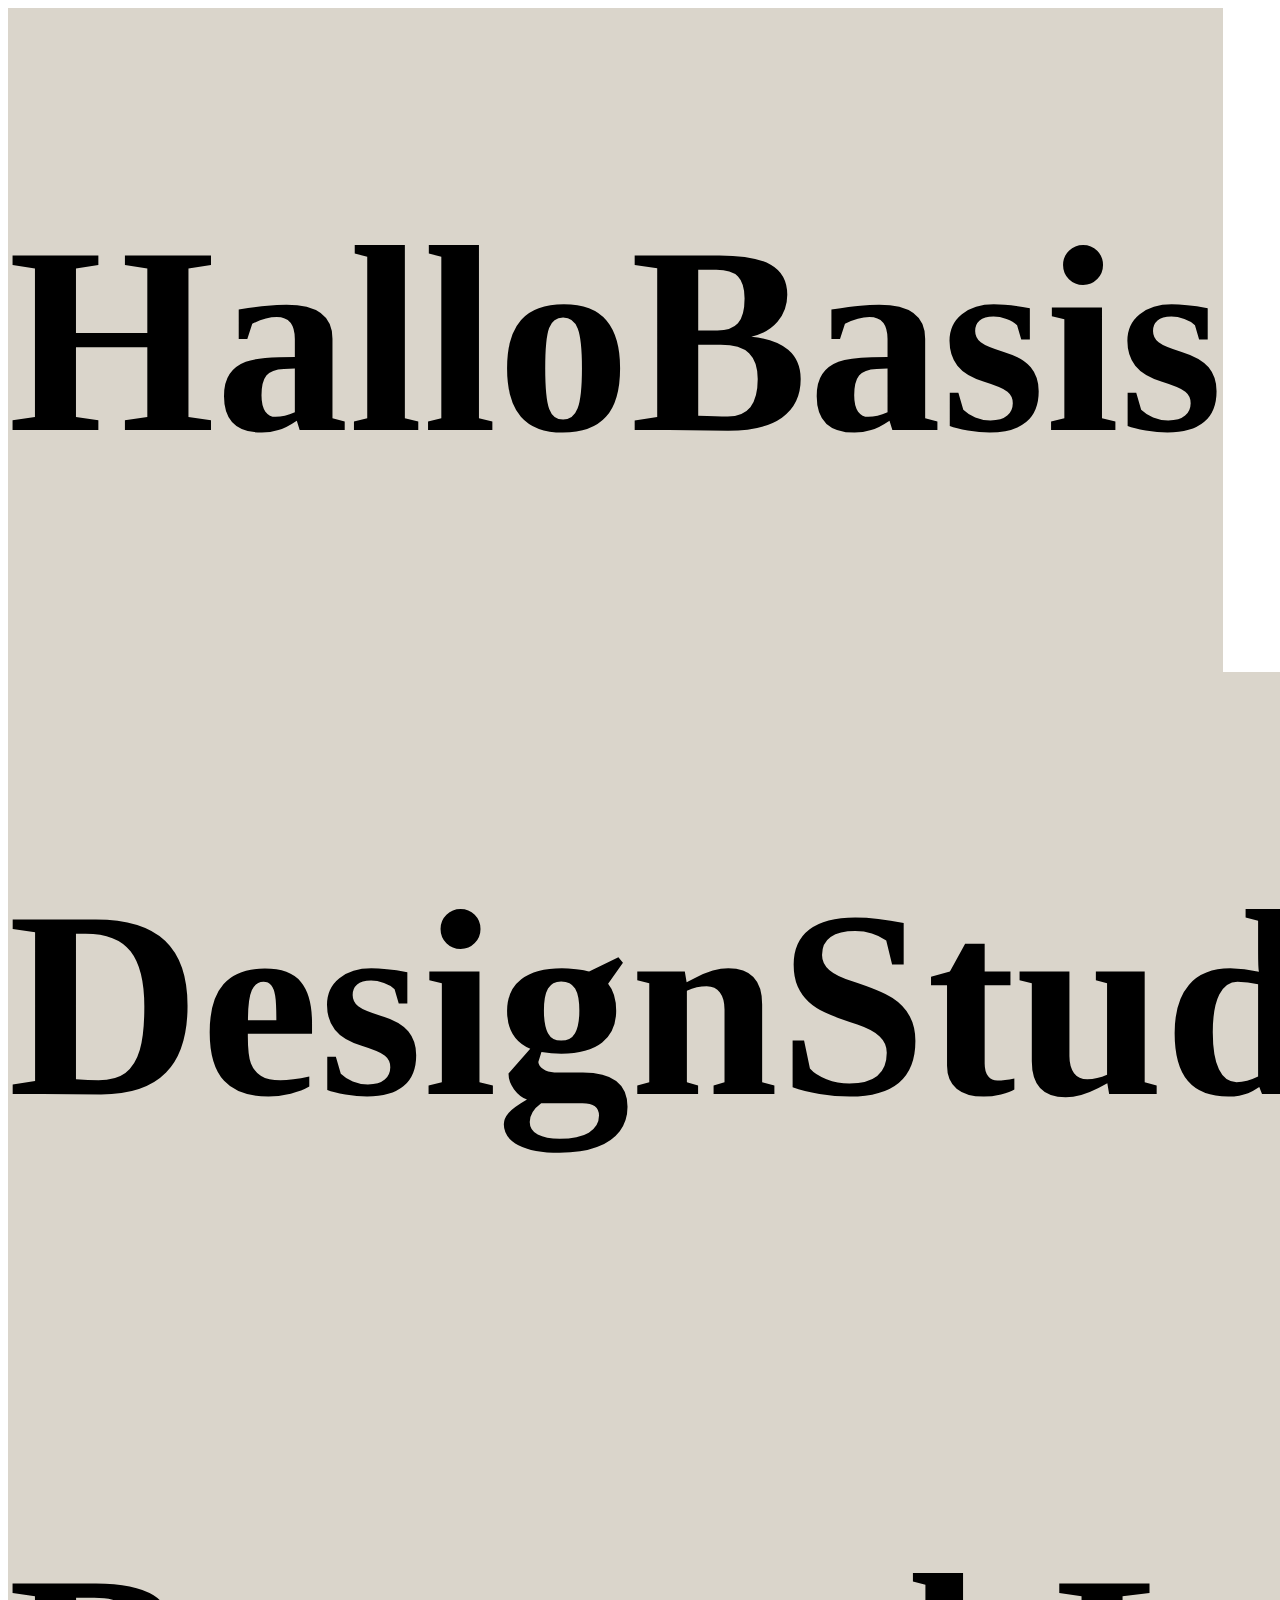
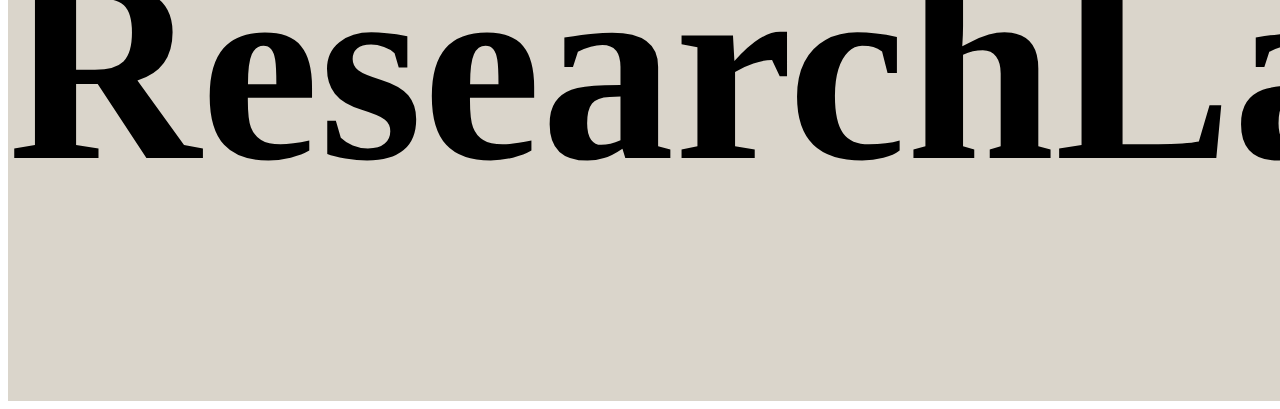
<file: sessions/week2/feb18.html>
<!DOCTYPE html>
<html>
<head>
	<title>Hallobasis</title>
	<link rel="stylesheet" type="text/css" href="feb18style.css">
</head>

<body>

	<div class='section'>
		<h1>HalloBasis</h1>
	</div>

	<div class='section'>
		<h1>DesignStudio</h1>
	</div>

	<div class='section'>
		<h1>ResearchLab</h1>
	</div>

</body>
</html>
</file>
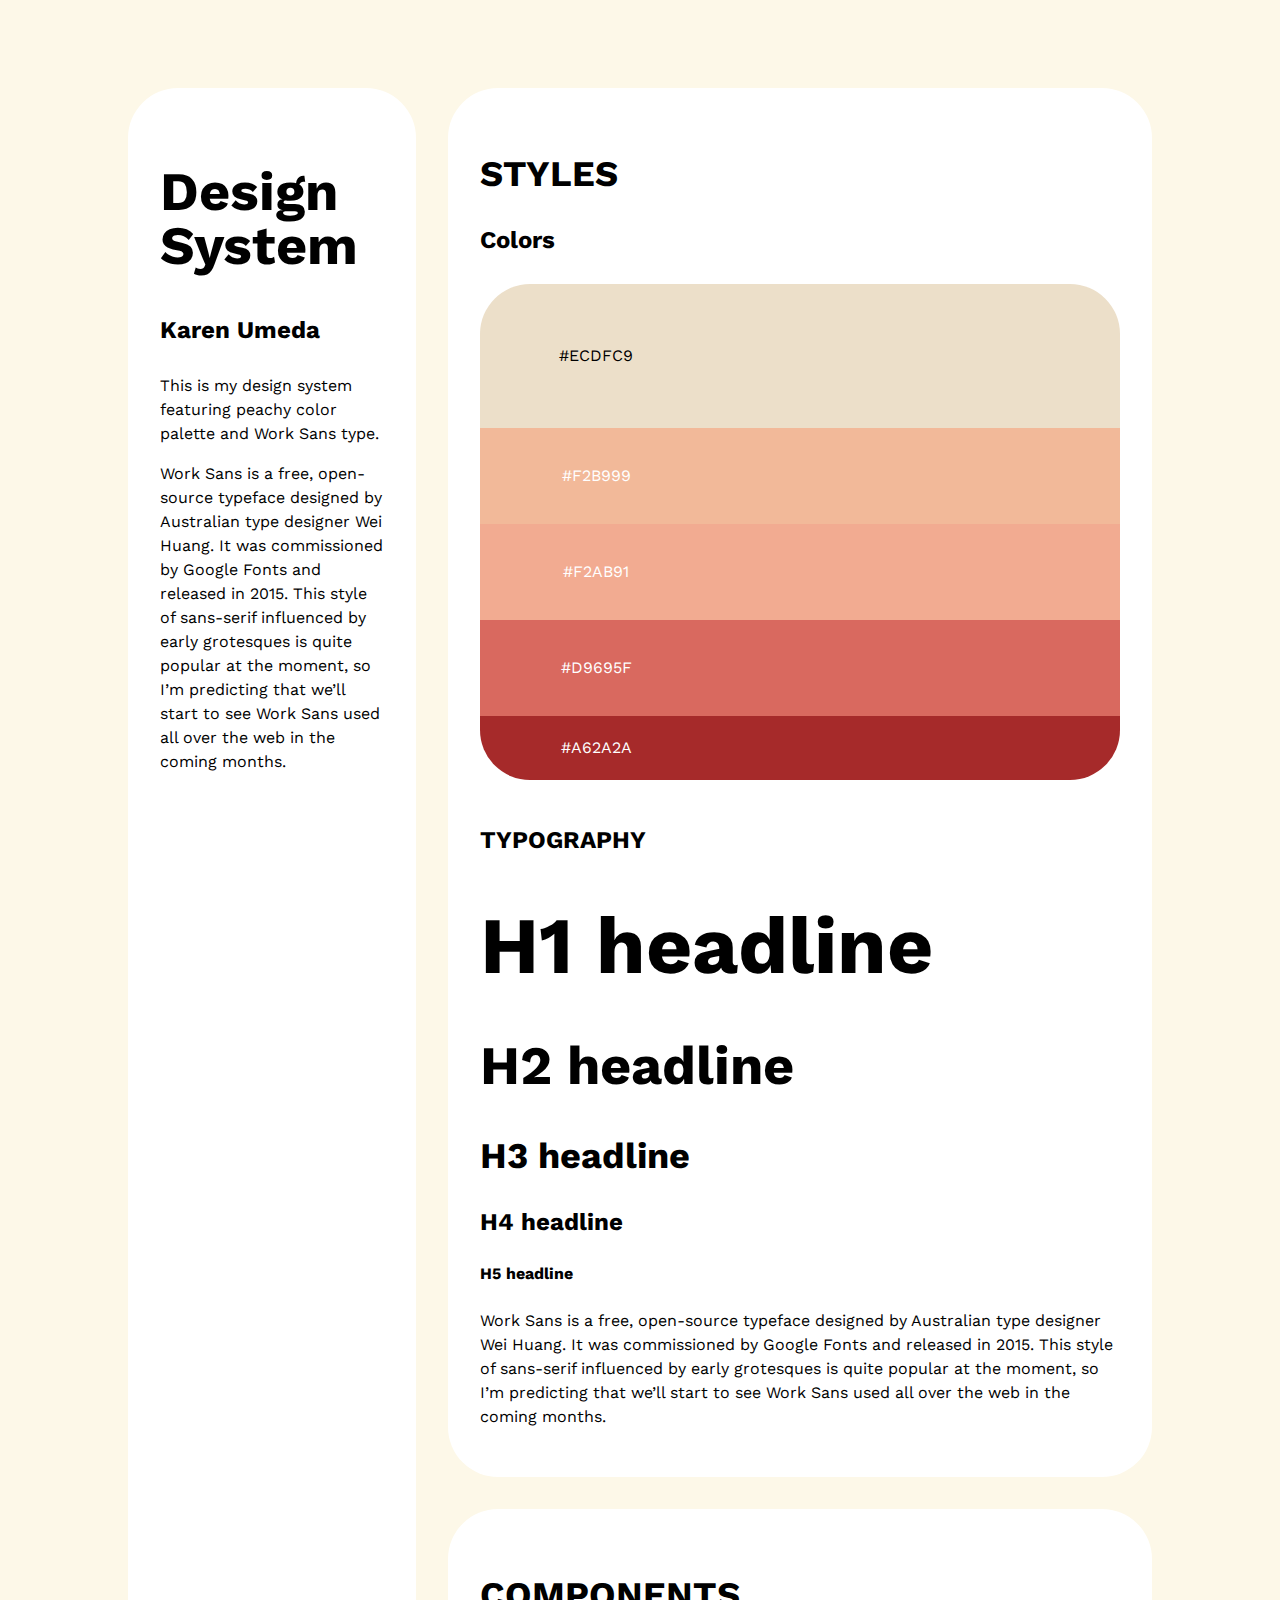
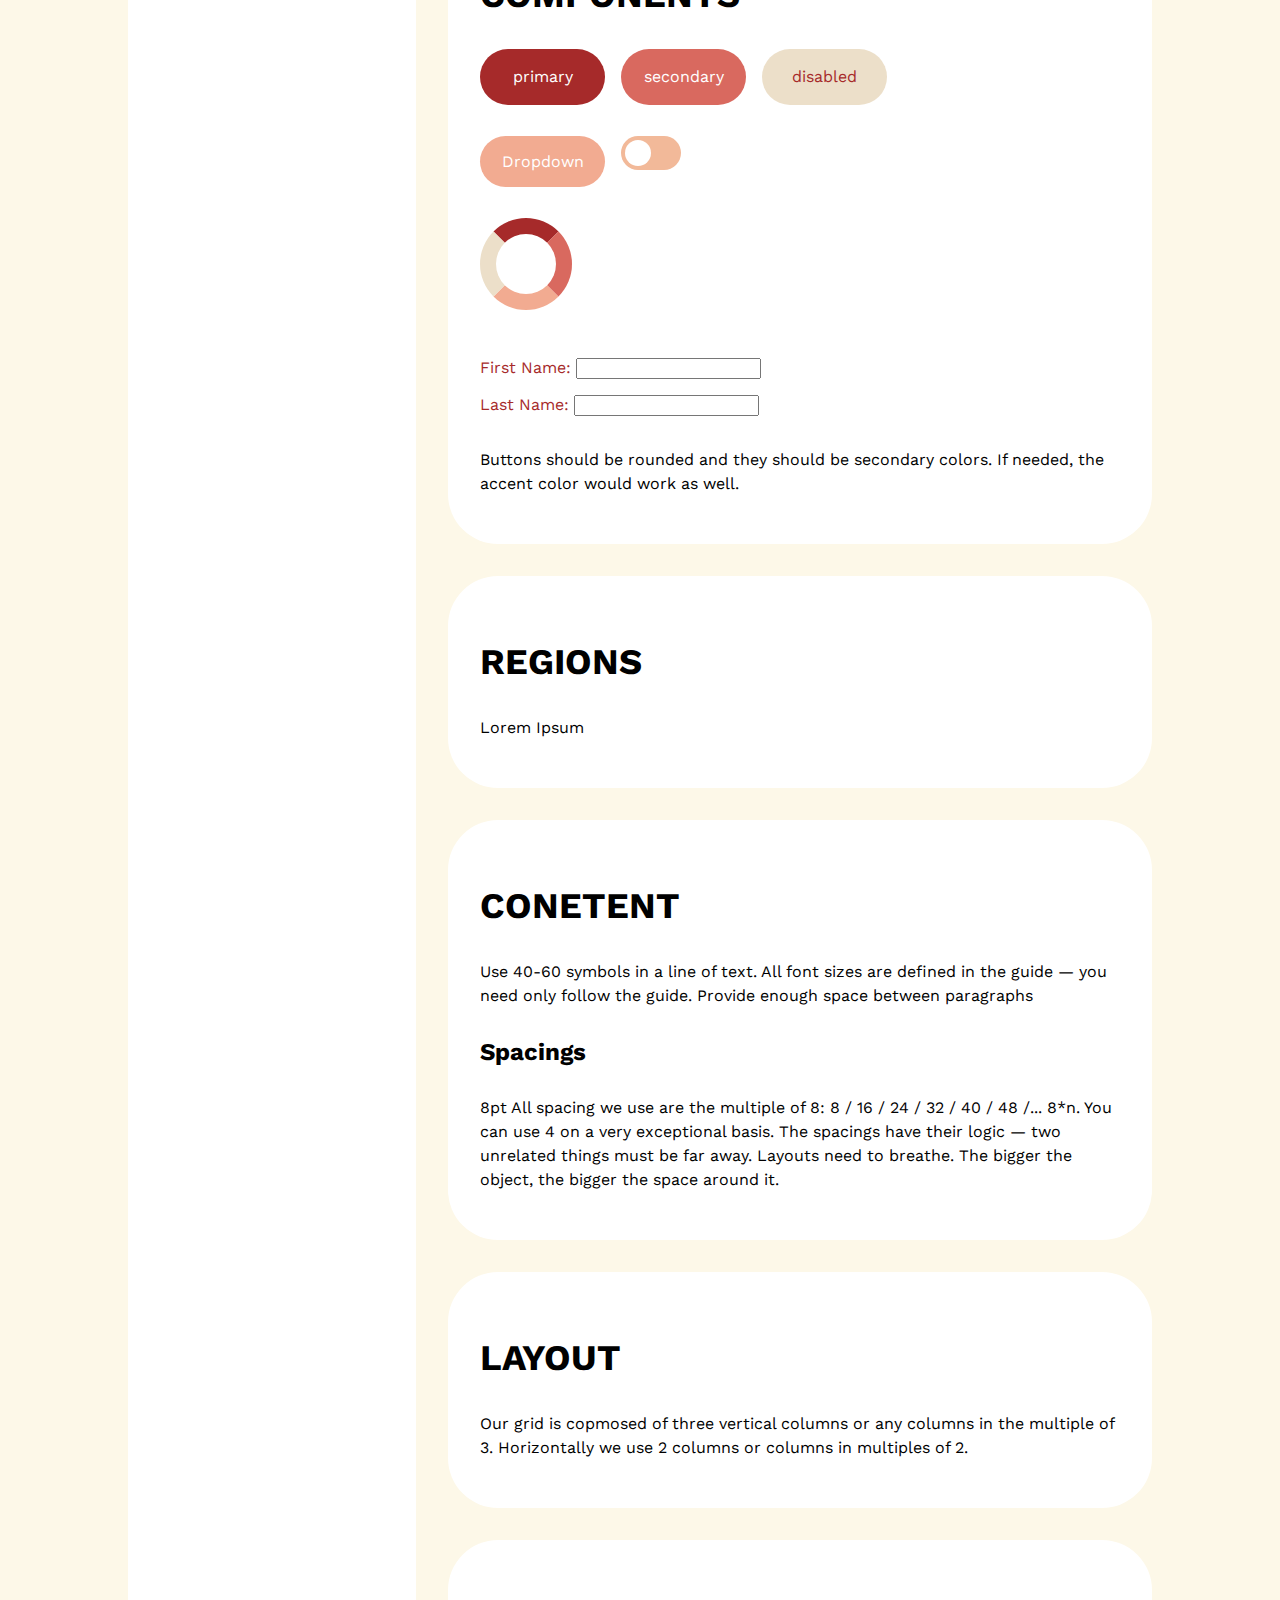
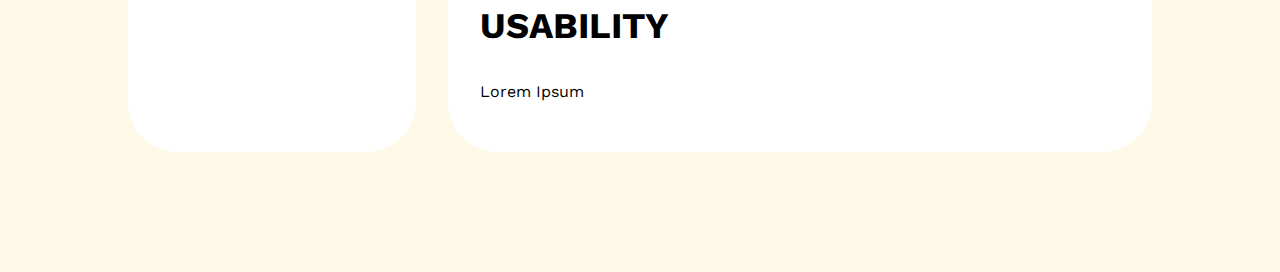
<file: sessions/week6/w6index.html>
<!DOCTYPE html>
<html>
<head>
	<title>Karen's Design System</title>
	<link rel="stylesheet" type="text/css" href="w6style.css">
	<link href="https://fonts.googleapis.com/css?family=Work+Sans&display=swap" rel="stylesheet">
</head>
<body>
	<main>
		<div id="ds-container">
			<section>
			<div class="left sidebar">
					<h2>Design System</h2>
					<h4>Karen Umeda</h4>
					<p>This is my design system featuring peachy color palette and Work Sans type.</p>
					<p>Work Sans is a free, open-source typeface designed by Australian type designer Wei Huang. It was commissioned by Google Fonts and released in 2015. This style of sans-serif influenced by early grotesques is quite popular at the moment, so I’m predicting that we’ll start to see Work Sans used all over the web in the coming months.</p>
				</div>
				</section>
		<div id="main-content">
		<section>
			<h3 class="section-label">Styles</h3>
					<h4 class="section break">Colors</h4>
			<div class="primary-hue color-gray"> 
					<div> #ECDFC9</div>
				</div>
			<div class="secondary-hue color-medium-brown">
					<div>#F2B999</div>
				</div>
			<div class="secondary-hue color-deep-brown">
					<div>#F2AB91</div>
				</div>
			<div class="secondary-hue color-medium-yellow">
					<div>#D9695F</div>
				</div>
			<div class="accent-hue color-bright-yellow">
					<div>#A62A2A</div>
				</div>
			<h4 class="section-break">Typography</h4>
			<h1>H1 headline</h1>
			<h2>H2 headline</h2>
			<h3>H3 headline</h3>
			<h4>H4 headline</h4>
			<h5>H5 headline</h5>
			<p>Work Sans is a free, open-source typeface designed by Australian type designer Wei Huang. It was commissioned by Google Fonts and released in 2015. This style of sans-serif influenced by early grotesques is quite popular at the moment, so I’m predicting that we’ll start to see Work Sans used all over the web in the coming months.</p>
			
		</section>

		<section>
				<h3 class="section-label">Components</h3>
					<div class="buttonp">
							<p>primary</p>
						</div>
						<h4 class="section-break2"></h4>
					<div class="buttons">
							<p>secondary</p>
						</div>
					<h4 class="section-break2"></h4>	
					<div class="buttond">
						<p>disabled</p>
					</div>
					<h4 class="section-break2"></h4>
					<div class="dropdown">
					  <button class="dropbtn">Dropdown</button>
					  <h4 class="section-break2"></h4>
					  <div class="dropdown-content">
					    <a href="#">Link 1</a>
					    <a href="#">Link 2</a>
					    <a href="#">Link 3</a>
					  </div>
					</div>
					<h4 class="section-break2"></h4>
					<div class="center">
						<label class="switch">
						  <input type="checkbox">
						  <span class="slider round"></span>
						</label>
					</div>

					<h4 class="section-break"></h4>
					 <div class="loader"></div> 
					 <h4 class="section-break"></h4>

					<form action="/action_page.php" method="get" name="myForm" style="font-family: 'Work Sans', serif;font-size: 1rem;color: #A62A2A;>
					  <label for="fname">First Name:</label>
					  <input type="text" id="fname" name="fname" ><br><br>
					  <label for="lname">Last Name:</label>
					  <input type="text" id="lname" name="lname"><br><br>
					</form>
				<p>Buttons should be rounded and they should be secondary colors. If needed, the accent color would work as well. </p>
			</section>

		<section>
				<h3 class="section-label">Regions</h3>
				<p>Lorem Ipsum</p>
			</section>
		<section>
				<h3 class="section-label">Conetent</h3>
				<p>Use 40-60 symbols in a line of text. All font sizes are defined in the guide — you need only follow the guide. Provide enough space between paragraphs</p>
				<h4>Spacings</h4>
				<p>8pt
				All spacing we use are the multiple of 8: 8 / 16 / 24 / 32 / 40 / 48 /... 8*n.

				You can use 4 on a very exceptional basis. The spacings have their logic — two unrelated things must be far away. Layouts need to breathe. The bigger the object, the bigger the space around it.</p>
			</section>
		<section>
				<h3 class="section-label">Layout</h3>
				<p>Our grid is copmosed of three vertical columns or any columns in the multiple of 3. Horizontally we use 2 columns or columns in multiples of 2.</p>
			</section>
		<section>
				<h3 class="section-label">Usability</h3>
				<p>Lorem Ipsum</p>
			</section>		
		</div>

	</div>
</main>
</body>
</html>
</file>
<file: style.css>
body, html{
    font-family:'Helvetica Neue', sans-serif;
    top:0;
    left:0;
    margin:0;
    
    display:flex;
    align-items:center;
    justify-content:center;
}

a{
    text-decoration: none;
}

.centered{
    max-width:80%;
}

h1{
    font-family:'Helvetica Neue', sans-serif;
    size:4rem;
}

.section {
    background-color: lightblue;
    color: black;
    width:24em;
    height:24em;
    display:inline-flex;
    align-items:center;
    justify-content:center;
    border:0.1em solid black;
    transition-property:0.5s ease-in-out;
    margin: 1rem;
}

.section:hover{
    color:white;
    background-color:blue;
}
</file>
<file: projects/midterm.css>
html {
    font-size: 1rem;
    font-family: 'Work Sans', sans-serif;
}

h1, h2, h3, h4, h5, h6, {
    font-family: 'Work Sans', sans-serif;
    font-weight: 700;
    line-height: 1;
    margin: 0;
}

h1 {
    font-size: 4rem;
}

h2 {
    font-size: 2.5rem;
}

h3 {
    font-size: 2rem;
}

h4 {
    font-size: 18pt;
}


h5 {
    font-size: 14pt;
}

p, li {
   font-family: 'Work Sans', sans-serif;
    font-size: 1rem;
    line-height: 1.5;
    margin-bottom: 1rem;
}

#ds-container {
    display: inline-grid;
    grid-gap: 2rem;
    grid-column: 1/2;
    grid-template-columns:auto;
    grid-template-columns: 400px;
    margin-left: 2rem;
    border-color: black;
    border-style: solid;
    box-shadow:5px 5px;
}


.section-break {
    text-transform: uppercase;
    font-weight: 700;
    margin-top: 3rem;
}

.section-break2 {
    text-transform: uppercase;
    font-weight: 700;
    margin-top: 1.5rem;
}

.qsmain{
    border-radius: 25px / 25px;
	display: inline-grid;
	margin-left: 1rem;
    background-color: white;
    padding-left: 2rem;
    padding-bottom: 1.5rem;
    float: right;
    padding-right: 2rem;
    margin-right: 2rem;
    grid-column: 2/3;
    grid-template-columns:1075px;
    box-shadow: 5px 5px;
    margin-bottom: 2rem;
     border-style: solid;

}

.buttonp{
    float: left;
    margin-right: 1rem;
  text-align: center;
  display: table;
  color: white;
  background-color:#ff7a59;
  width: 125px;
  border-radius: 50px/50px;
  height: 5px;
}

label{
    display: inline;
}

input{
    display: inline;
    border-color:#ff7a59;
    border-style: solid;
    border-radius: 25px / 25px;
}

#register, #verify, #send, #qs, #disclaimer,#ds-container{
    grid-column: 1/2;
	background-color: white;
	border-radius: 25px / 25px;
	padding: 1rem;
    grid-template-columns: 400px;
}
}

#register{
	margin-left: 1rem;
     width: 90%;
}

#verify{
	margin-left: 1rem;
      width: 90%;
}

#send{
		margin-left: 1rem;
          width: 90%;
}

#qs{
	margin-left: 1rem;
      width: 90%;
}

#disclaimer{
	margin-left: 1rem
      width: 90%;
}

.inline{
    display: inline;
}

legend{
  font-size: 14pt;  
}

#title{
    background-color: white;
    border-radius: 25px / 25px;
    margin: 1rem;
    padding-bottom: .5rem;
    padding-top: .5rem;
    align-content: center;
}
</file>
<file: sessions/week 5/w5style.css>
html {
    font-size: 1rem;
    font-family: 'Amiri', serif;
    background-color: #FDF8E8;
}

body {
    padding: 5rem 0;
    line-height: 1;

}

main {
    width: 80vw;
    margin: 0 auto
}

section {
    background: #fff;
    border-radius: 50px / 50px;
    padding: 2rem;
    margin-bottom: 2rem;
    display: block;
    o
}


#ds-container {
    display: grid;
    grid-template-columns: 3fr 6fr 1fr;
    grid-auto-rows: min-content;
    grid-gap: 2rem;
}

#main-content {
    grid-column: 2/4;
    font: inherit;
    display: block;
}

#left-sidebar {
    grid-column: 2/4;
}

#right-sidebar {
    grid-column: 3 / 4;
}

.section-label {
    text-transform: uppercase;
    font-weight: 700;
}

.section-break {
    text-transform: uppercase;
    font-weight: 700;
    margin-top: 3rem;
}

h1, h2, h3, h4, h5, h6 {
    font-family: 'Work Sans', sans-serif;
    font-weight: 700;
    line-height: 1;
    margin-bottom: 1.25rem;
}

h1 {
    font-size: 5rem;
}

h2 {
    font-size: 3.375rem;
}

h3 {
    font-size: 2.25rem;
}

h4 {
    font-size: 1.5rem;
}

h5 {
    font-size: 1rem;
}

p, li {
    font-size: 1rem;
    line-height: 1.5;
    margin-bottom: 1rem;
}

.primary-hue {
    display: flex;
    padding: 4rem 1rem;
    color: black;
    font-family: Montserrat;
    border-radius: 50px 50px 0px 0px;
}

.primary-hue > div {
    width: 33%;
}

.secondary-hue {
    display: flex;
    padding: 2.5rem 1rem;
    color: #ffffff;
    font-family: Montserrat;
}

.secondary-hue > div {
    width: 33%;
}

.accent-hue > div {
    width: 33%;
}

.accent-hue {
    display: flex;
    padding: 1.5rem 1rem;
    color: #ffffff;
    font-family: Montserrat;
    border-radius: 0px 0px 50px 50px;
}

.color-gray {
    text-align: center;
    background-color: #ECDFC9;
}

.color-medium-brown {
    text-align: center;
    background-color: #F2B999;
}

.color-deep-brown {
  text-align: center;
    background-color: #F2AB91;
}

.color-medium-yellow {
  text-align: center;
    background-color: #D9695F;
}

.color-bright-yellow {
  text-align: center;
    background-color: #A62A2A ;
}

.button{
  text-align: center;
  display: table;
  color: white;
  background-color: #D9695F;
  width: 125px;
  border-radius: 50px/50px;\
}
</file>
<file: css/variable-fonts.css>
/* Load the variable font */
@font-face {
  font-family: 'Merriweather', serif;
  src: url('https://s3-us-west-2.amazonaws.com/s.cdpn.io/57225/Roboto-VF.woff2') format('woff2-variations');
  font-stretch: 75% 100%;
  font-style: oblique 0deg 12deg;
  font-weight: 100 900;
}

:root {
  --text-weight: 500;
  --text-width: 100;
  --text-slant: 0;
}

html {
  box-sizing: border-box;
  font-family: 'Merriweather', serif;
}

*, *:before, *:after {
  box-sizing: inherit;
}

body {
  margin: 0;
}

.container {
  font-family: 'Merriweather', serif;  margin: 0 auto;
  max-width: 60rem;
  padding: 3rem;
  text-align: left;
}

.demo-text {
  font-size: 5rem;
  font-stretch: var(--text-width);
  font-style: oblique var(--text-slant);
  font-weight: var(--text-weight);
  font-variation-settings: "wght" var(--text-weight), "wdth" var(--text-width), "slnt" var(--text-slant);
  margin: 0;
}

.demo-text-p {
  font-size: 1rem;
  font-stretch: var(--text-width);
  font-style: oblique var(--text-slant);
  font-weight: var(--text-weight);
  font-variation-settings: "wght" var(--text-weight), "wdth" var(--text-width), "slnt" var(--text-slant);
  margin: 0 0 1.5rem 0;
}

.controls {
  margin-top: 3rem;
}

.slider-container:not(:first-child) {
  margin-top: 3rem;
} 

.slider-controls {
  display: flex;
  justify-content: space-between;
  margin-top: 1rem;
  
}

.slider-label {
  font-size: 1.25rem;
  font-style: normal;
  font-variation-settings: "slnt" var(--text-slant);
  font-weight: 650;
}

.output {
  font-style: normal;
  font-variation-settings: "slnt" var(--text-slant);
  font-weight: 400;
}

.slider {
  -webkit-appearance: none;
  width: 100%;
  height: 1rem;
  border-radius: .25rem;
  background: #dee7ec;
  outline: none;
}

.slider::-webkit-slider-thumb {
  -webkit-appearance: none;
  appearance: none;
  width: 1.75rem;
  height: 1.75rem;
  border-radius: 50%;
  background: #456bd9;
  cursor: pointer;
}

.slider::-moz-range-thumb {
  width: 1.75rem;
  height: 1.75rem;
  border-radius: 50%;
  background: #456bd9;
  cursor: pointer;
}

.slider::-webkit-slider-thumb:active {
  cursor: -webkit-grabbing;
}

.slider::-moz-range-thumb:active {
  cursor: -moz-grabbing;
}

.button {
  background: #fff;
  border: 3px solid #dee7ec;
  border-radius: 6px;
  cursor: pointer;
  font-size: 1rem;
  font-weight: 400;
  opacity: 1;
  padding: .25rem .75rem;
  transition: background ease-in .2s;
}

.button:hover,
.button:focus {
  background: #eaf0f3;
}
</file>
<file: sessions/week2/feb18style.css>
.body{
	margin: 0pt 0pt 0pt 0pt;
}

.section {
	display: inline-block;
  background-color: #DAD5CB;
  vertical-align: top;
  color: black;
  object-fit: contain;

}

.section h1 {
	font:Helvetica Neue;
	font-size: 200pt;

}



.box {
  background-color: #444;
  color: #fff;
  border-radius: 5px;
  padding: 20px;
  font-size: 150%;
}
</file>
<file: sessions/week6/w6style.css>
html {
    font-size: 1rem;
    font-family: 'Work Sans', sans-serif;
    background-color: #FDF8E8;
}

body {
    padding: 5rem 0;
    line-height: 1;

}

main {
    width: 80vw;
    margin: 0 auto
}

section {
    background: #fff;
    border-radius: 50px / 50px;
    padding: 2rem;
    margin-bottom: 2rem;
    display: block;
}



#ds-container {
    display: grid;
    grid-template-columns: 3fr 6fr 1fr;
    grid-auto-rows: min-content;
    grid-gap: 2rem;
}

#main-content {
    grid-column: 2/4;
    font: inherit;
    display: block;
}

#left-sidebar {
    grid-column: 2/4;
}

#right-sidebar {
    grid-column: 3 / 4;
}

.section-label {
    text-transform: uppercase;
    font-weight: 700;
}

.section-break {
    text-transform: uppercase;
    font-weight: 700;
    margin-top: 3rem;
}

.section-break2 {
    text-transform: uppercase;
    font-weight: 700;
    margin-top: 1rem;
}

h1, h2, h3, h4, h5, h6, {
    font-family: 'Work Sans', sans-serif;
    font-weight: 700;
    line-height: 1;
    margin-bottom: 1.25rem;
}

h1 {
    font-size: 5rem;
}

h2 {
    font-size: 3.375rem;
}

h3 {
    font-size: 2.25rem;
}

h4 {
    font-size: 1.5rem;
}

h5 {
    font-size: 1rem;
}

p, li {
   font-family: 'Work Sans', sans-serif;
    font-size: 1rem;
    line-height: 1.5;
    margin-bottom: 1rem;
}

.primary-hue {
    display: flex;
    padding: 4rem 1rem;
    color: black;
    font-family: 'Work Sans', sans-serif;
    border-radius: 50px 50px 0px 0px;
}

.primary-hue > div {
    width: 33%;
}

.secondary-hue {
    display: flex;
    padding: 2.5rem 1rem;
    color: #ffffff;
    font-family: 'Work Sans', sans-serif;
}

.secondary-hue > div {
    width: 33%;
}

.accent-hue > div {
    width: 33%;
}

.accent-hue {
    display: flex;
    padding: 1.5rem 1rem;
    color: #ffffff;
    font-family: 'Work Sans', sans-serif;
    border-radius: 0px 0px 50px 50px;
}

.color-gray {
    text-align: center;
    background-color: #ECDFC9;
}

.color-medium-brown {
    text-align: center;
    background-color: #F2B999;
}

.color-deep-brown {
  text-align: center;
    background-color: #F2AB91;
}

.color-medium-yellow {
  text-align: center;
    background-color: #D9695F;
}

.color-bright-yellow {
  text-align: center;
    background-color: #A62A2A ;
}

.buttonp{
    float: left;
    margin-right: 1rem;
  text-align: center;
  display: table;
  color: white;
  background-color:#A62A2A ;
  width: 125px;
  border-radius: 50px/50px;
  height: 5px;
}

.buttons{
    margin-right: 1rem; 
    float: left;
  text-align: center;
  display: table;
  color: white;
  background-color: #D9695F;
  width: 125px;
  border-radius: 50px/50px;
  height: 5px;

}

.buttond{
  text-align: center;
  display: table;
  color: #A62A2A;
  background-color: #ECDFC9;
  width: 125px;
  border-radius: 50px/50px;
  height: 5px;
}

.switch {
  position: relative;
  display: inline-block;
  width: 60px;
  height: 34px;
}

.switch input {
  opacity: 0;
  width: 0;
  height: 0;
}
.slider {
  position: absolute;
  cursor: pointer;
  top: 0;
  left: 0;
  right: 0;
  bottom: 0;
  background-color: #F2B999;
  -webkit-transition: .4s;
  transition: .4s;
}

.slider:before {
  position: absolute;
  content: "";
  height: 26px;
  width: 26px;
  left: 4px;
  bottom: 4px;
  background-color: white;
  -webkit-transition: .4s;
  transition: .4s;
}

input:checked + .slider {
  background-color: #D9695F;
}

input:focus + .slider {
  box-shadow:0px;
}

input:checked + .slider:before {
  -webkit-transform: translateX(26px);
  -ms-transform: translateX(26px);
  transform: translateX(26px);
}


.slider.round {
  border-radius: 34px;
}

.slider.round:before {
  border-radius: 50%;
}

.loader {
   border-top: 16px solid #A62A2A;
  border-right: 16px solid #D9695F;
  border-bottom: 16px solid #F2AB91;
  border-left: 16px solid #ECDFC9;
  border-radius: 50%;
  width: 60px;
  height: 60px;
  animation: spin 2s linear infinite;
}

@keyframes spin {
  0% { transform: rotate(0deg); }
  100% { transform: rotate(360deg); }
}

/* Dropdown Button */
.dropbtn {
     font-family: 'Work Sans', sans-serif;
    text-align: center;
    width: 125px;
border-radius: 50px/50px;
  background-color: #F2AB91;
  color: white;
  padding: 16px;
  font-size: 16px;
  border: none;
}

/* The container <div> - needed to position the dropdown content */
.dropdown {
    float: left;
    margin-right: 1rem;
  position: relative;
  display: inline-block;
}

/* Dropdown Content (Hidden by Default) */
.dropdown-content {
    border-radius: 12px/12px;
  display: none;
  position: absolute;
  background-color: #ECDFC9;
  min-width: 160px;
  box-shadow: 0px 8px 16px 0px rgba(0,0,0,0.2);
  z-index: 1;
}

/* Links inside the dropdown */
.dropdown-content a {
    border-radius: 12px/12px;
  color: #A62A2A;
  padding: 12px 16px;
  text-decoration: none;
  display: block;
}

/* Change color of dropdown links on hover */
.dropdown-content a:hover {background-color: #F2AB91; color: white;}

/* Show the dropdown menu on hover */
.dropdown:hover .dropdown-content {display: block;}

/* Change the background color of the dropdown button when the dropdown content is shown */
.dropdown:hover .dropbtn {background-color: #D9695F;}

.fname{
    outline: #A62A2A;
}
</file>
